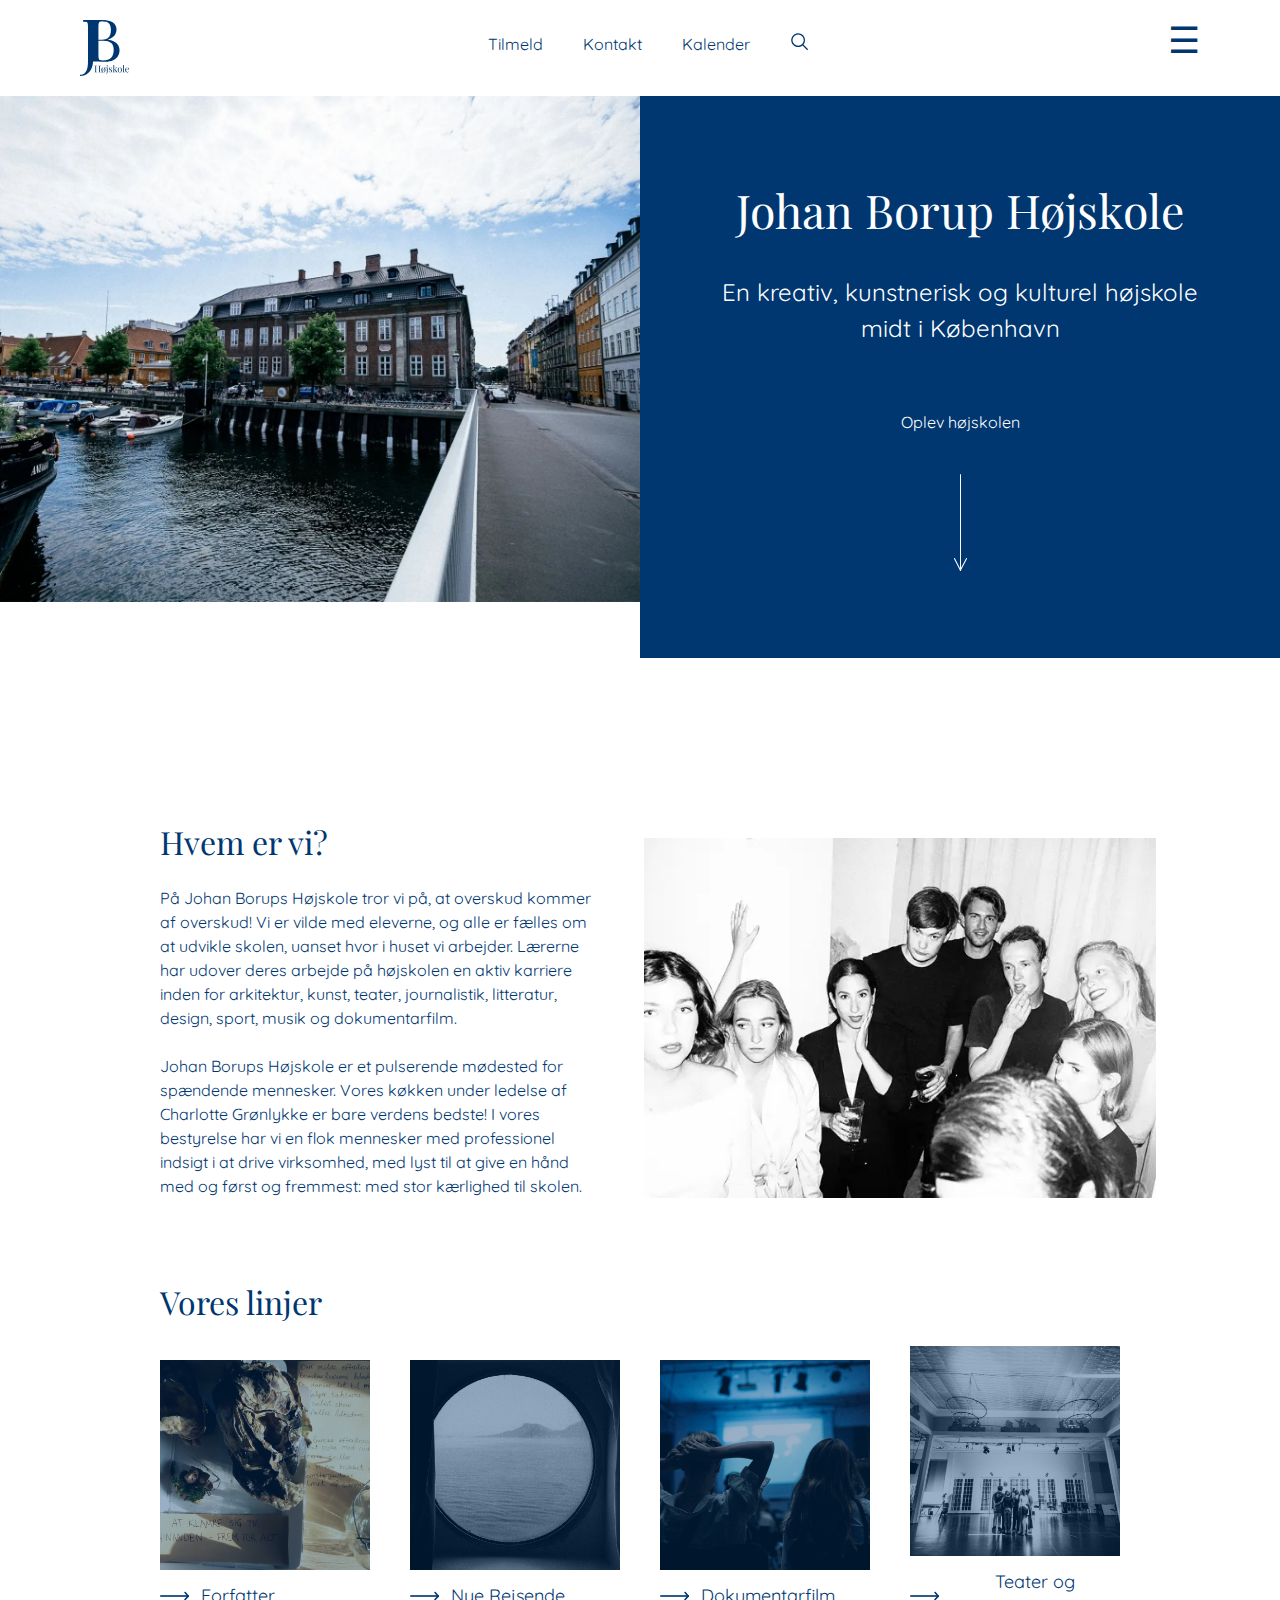
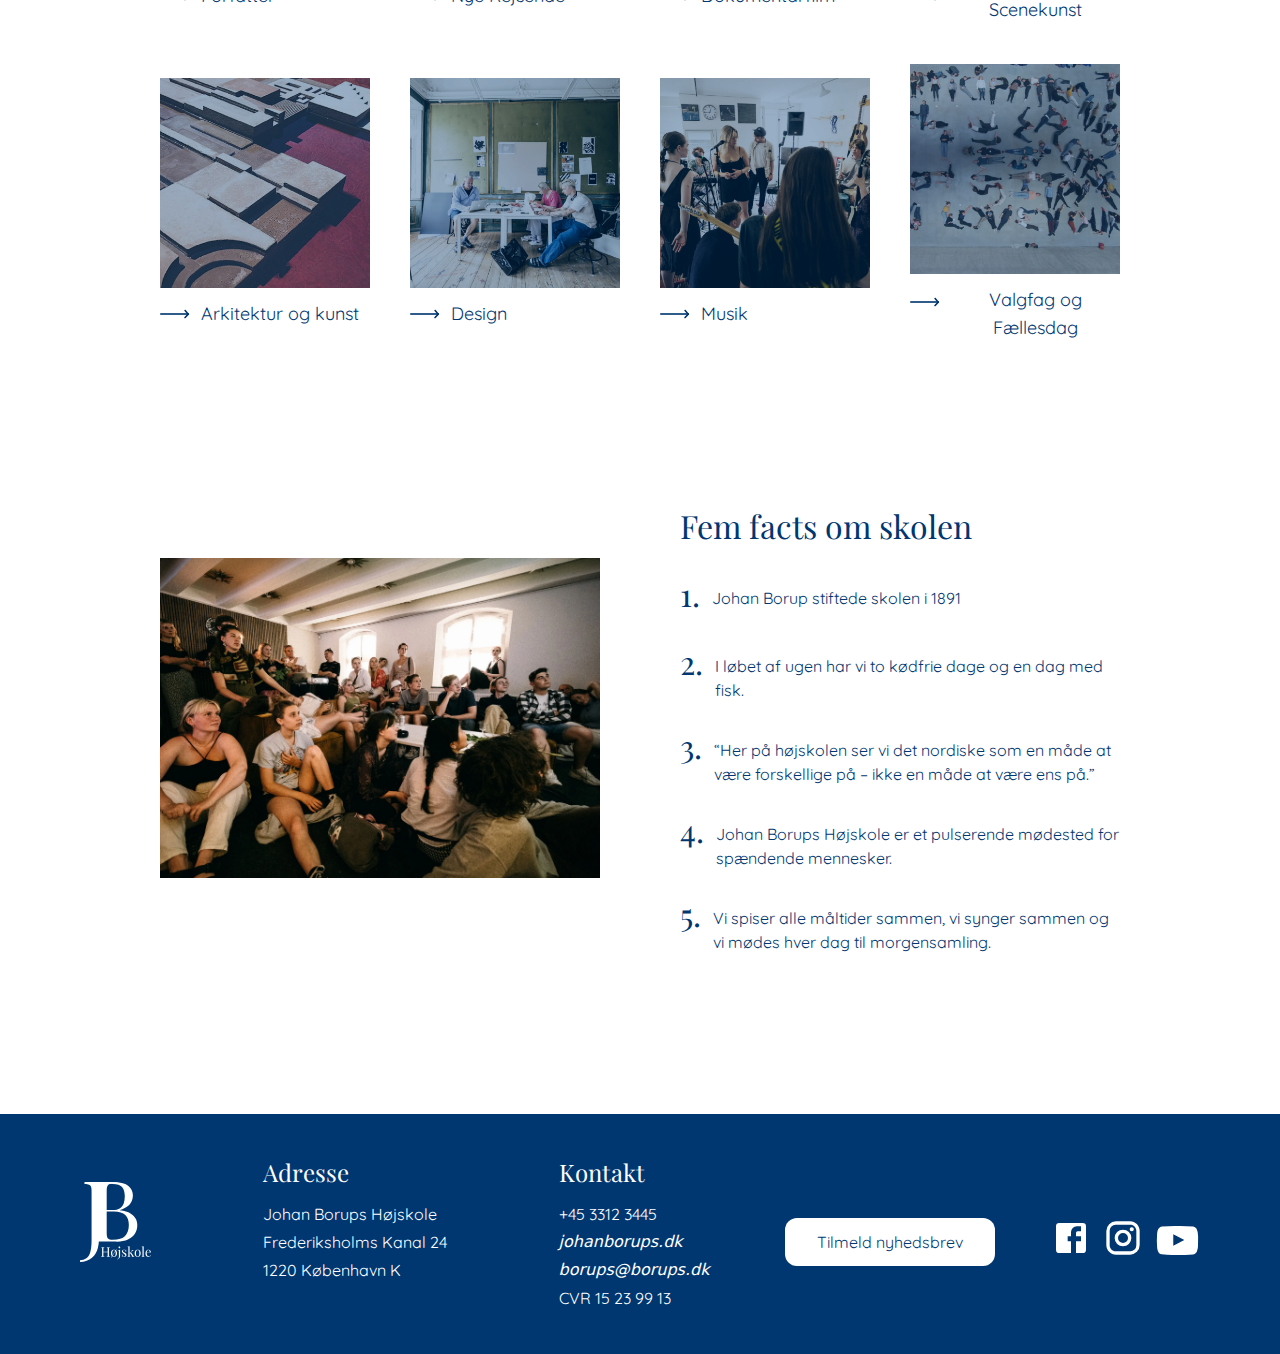
<file: index.html>
<!DOCTYPE html>
<html lang="en" class="scroll-smooth">
  <head>
    <meta charset="UTF-8" />
    <link rel="icon" type="image/svg+xml" href="/vite.svg" />
    <meta name="viewport" content="width=device-width, initial-scale=1.0" />
    <link rel="preconnect" href="https://fonts.googleapis.com" />
    <link rel="preconnect" href="https://fonts.gstatic.com" crossorigin />
    <link
      href="https://fonts.googleapis.com/css2?family=Playfair+Display:wght@700&display=swap"
      rel="stylesheet"
    />
    <link rel="preconnect" href="https://fonts.googleapis.com" />
    <link rel="preconnect" href="https://fonts.gstatic.com" crossorigin />
    <link
      href="https://fonts.googleapis.com/css2?family=Quicksand&display=swap"
      rel="stylesheet"
    />
    <title>Johan Borup Højskole</title>
    <script type="module" crossorigin src="./assets/main.b10d1647.js"></script>
    <link rel="stylesheet" href="./assets/index.03c7ca27.css">
  </head>
  <body>
    <header
      class="sticky top-0 bg-morkeblå py-10 px-5 lg:bg-hvid lg:px-20 lg:py-5"
    >
      <nav>
        <ul class="flex gap-24 lg:justify-between">
          <div class="hidden lg:block">
            <li>
              <a href="#section_1">
                <img
                  class="max-h-14"
                  src="./assets/logo_1.220b89e1.svg"
                  alt="JB højskole logo"
                />
              </a>
            </li>
          </div>
          <div class="mt-3 flex gap-5 lg:gap-10">
            <a href="">
              <li class="text-hvid lg:text-morkeblå">Tilmeld</li>
            </a>
            <a href="#footer">
              <li class="text-hvid lg:text-morkeblå">Kontakt</li>
            </a>
            <a href="">
              <li class="text-hvid lg:text-morkeblå">Kalender</li>
            </a>
            <a href="">
              <li>
                <svg width="20" height="20" viewBox="0 0 32 32">
                  <path
                    fill="#003771"
                    d="m29 27.586l-7.552-7.552a11.018 11.018 0 1 0-1.414 1.414L27.586 29ZM4 13a9 9 0 1 1 9 9a9.01 9.01 0 0 1-9-9Z"
                  />
                </svg>
              </li>
            </a>
          </div>
          <div>
            <a href="">
              <li
                class="flex justify-center text-3xl text-hvid lg:text-4xl lg:text-morkeblå"
              >
                ☰
              </li>
            </a>
          </div>
        </ul>
      </nav>
    </header>
    <section id="section_1" class="m-10 mt-10 text-center lg:m-0 lg:mt-0">
      <div class="lg:grid lg:grid-cols-2">
        <div class="lg:order-2 lg:bg-morkeblå lg:p-20">
          <div>
            <h1 class="lg:text-hvid">Johan Borup Højskole</h1>
            <h3 class="mt-3 lg:mt-7 lg:text-hvid">
              En kreativ, kunstnerisk og kulturel højskole midt i København
            </h3>
          </div>
          <button>
            <a href="#section_2">
              <div class="mt-10 lg:mt-16">
                <p class="text-morkeblå lg:text-hvid">Oplev højskolen</p>
                <div class="pulsate-fwd mt-2 flex justify-center lg:mt-5">
                  <img
                    class="lg:opacity-0"
                    src="./assets/pil_ned.d736f482.svg"
                    alt="blå pil der peger ned"
                  />
                  <img
                    class="pulsate-fwd hidden justify-center lg:mr-3 lg:mt-5 lg:block"
                    src="./assets/pil_ned_hvid.d6c4c1ce.svg"
                    alt="hvid pil der peger ned"
                  />
                </div>
              </div>
            </a>
          </button>
        </div>
        <div class="mt-5 lg:mt-0">
          <img src="./assets/forside_1.534d2c69.webp" alt="billede af højskole" />
        </div>
      </div>
    </section>
    <main class="m-10 lg:m-40 lg:mt-0">
      <section id="section_2" class="mt-10 lg:mt-40">
        <div class="lg:grid lg:grid-cols-2 lg:gap-20">
          <div>
            <h2>Hvem er vi?</h2>
            <p class="mt-5 text-morkeblå">
              På Johan Borups Højskole tror vi på, at overskud kommer af
              overskud! Vi er vilde med eleverne, og alle er fælles om at
              udvikle skolen, uanset hvor i huset vi arbejder. Lærerne har
              udover deres arbejde på højskolen en aktiv karriere inden for
              arkitektur, kunst, teater, journalistik, litteratur, design,
              sport, musik og dokumentarfilm.
              <br />
              <br />
              Johan Borups Højskole er et pulserende mødested for spændende
              mennesker. Vores køkken under ledelse af Charlotte Grønlykke er
              bare verdens bedste! I vores bestyrelse har vi en flok mennesker
              med professionel indsigt i at drive virksomhed, med lyst til at
              give en hånd med og først og fremmest: med stor kærlighed til
              skolen.
            </p>
          </div>
          <div class="flex justify-center">
            <img
              class="mt-5 lg:max-w-lg"
              src="./assets/Hvem_er_vi.88c24d70.webp"
              alt="Sort/hvid billede af en gruppe unge mennesker"
            />
          </div>
        </div>
      </section>

      <section id="section_3" class="mt-10 lg:mt-20">
        <h2>Vores linjer</h2>
        <div class="lg:flex lg:gap-10">
          <div class="mt-5 flex gap-5 lg:gap-10">
            <button>
              <div class="fotogalleryinview lg:bg-morkeblå">
                <img
                  class="lg:opacity-60 lg:hover:opacity-100"
                  src="./assets/Forfatterlinje-III 09.04.08.da2a6c46.webp"
                  alt="kranie og stykke papir"
                />
              </div>
              <div class="mt-3 flex gap-3">
                <img src="./assets/pil_hojre.acc1b34e.svg" alt="-->" />
                <p class="text-morkeblå lg:text-lg">Forfatter</p>
              </div>
            </button>
            <button>
              <div class="lg:bg-morkeblå">
                <img
                  class="lg:opacity-60 lg:hover:opacity-100"
                  src="./assets/Nye-rejsende-topbillede.9767ddea.webp"
                  alt="rundt vindue ud til vandet"
                />
              </div>
              <div class="mt-3 flex gap-3">
                <img src="./assets/pil_hojre.acc1b34e.svg" alt="-->" />
                <p class="text-morkeblå lg:text-lg">Nye Rejsende</p>
              </div>
            </button>
          </div>
          <div class="mt-10 flex gap-5 lg:mt-5 lg:gap-10">
            <button>
              <div class="lg:bg-morkeblå">
                <img
                  class="lg:opacity-60 lg:hover:opacity-100"
                  src="./assets/dokumentarfilm.92969082.webp"
                  alt="to mennsker kigger på en projekter"
                />
              </div>
              <div class="mt-3 flex gap-3">
                <img src="./assets/pil_hojre.acc1b34e.svg" alt="-->" />
                <p class="text-morkeblå lg:text-lg">Dokumentarfilm</p>
              </div>
            </button>
            <button>
              <div class="lg:bg-morkeblå">
                <img
                  class="lg:opacity-60 lg:hover:opacity-100"
                  src="./assets/teater_og_scenekunst.1b37f0f3.webp"
                  alt="Sort/hvid billede af en dansesal"
                />
              </div>
              <div class="mt-3 flex gap-3">
                <img class="" src="./assets/pil_hojre.acc1b34e.svg" alt="-->" />
                <p class="text-morkeblå lg:text-lg">Teater og Scenekunst</p>
              </div>
            </button>
          </div>
        </div>
        <div class="lg:flex lg:gap-10">
          <div class="mt-10 flex gap-5 lg:gap-10">
            <button>
              <div class="lg:bg-morkeblå">
                <img
                  class="lg:opacity-60 lg:hover:opacity-100"
                  src="./assets/arkitektur_og_kunst.b0509d25.webp"
                  alt="akitektur"
                />
              </div>
              <div class="mt-3 flex gap-3">
                <img class="" src="./assets/pil_hojre.acc1b34e.svg" alt="-->" />
                <p class="text-morkeblå lg:text-lg">Arkitektur og kunst</p>
              </div>
            </button>
            <button>
              <div class="lg:bg-morkeblå">
                <img
                  class="lg:opacity-60 lg:hover:opacity-100"
                  src="./assets/design.a0ff052b.webp"
                  alt="mennesker arbejder med design"
                />
              </div>
              <div class="mt-3 flex gap-3">
                <img src="./assets/pil_hojre.acc1b34e.svg" alt="-->" />
                <p class="text-morkeblå lg:text-lg">Design</p>
              </div>
            </button>
          </div>
          <div class="mt-10 flex gap-5 lg:gap-10">
            <button>
              <div class="lg:bg-morkeblå">
                <img
                  class="lg:opacity-60 lg:hover:opacity-100"
                  src="./assets/musik.6d473ae5.webp"
                  alt="billede af et band"
                />
              </div>
              <div class="mt-3 flex gap-3">
                <img src="./assets/pil_hojre.acc1b34e.svg" alt="-->" />
                <p class="text-morkeblå lg:text-lg">Musik</p>
              </div>
            </button>
            <button>
              <div class="lg:bg-morkeblå">
                <img
                  class="lg:opacity-60 lg:hover:opacity-100"
                  src="./assets/valagfag_og_fallesfag.0019b63a.webp"
                  alt="fulgeperspektiv af en flok mennesker"
                />
              </div>
              <div class="mt-3 flex gap-3">
                <img class="mb-6" src="./assets/pil_hojre.acc1b34e.svg" alt="-->" />
                <p class="text-morkeblå lg:text-lg">Valgfag og Fællesdag</p>
              </div>
            </button>
          </div>
        </div>
      </section>
      <section id="section_4" class="mt-10 lg:mt-40">
        <div class="lg:grid lg:grid-cols-2 lg:gap-20">
          <div class="hidden lg:mt-14 lg:block">
            <img src="./assets/facts.d89bdd26.webp" alt="en gruppe mennesker" />
          </div>
          <div>
            <h2>Fem facts om skolen</h2>
            <ul class="staggeranimation lg:mt-5">
              <div class="flex gap-3">
                <h2>1.</h2>
                <li class="mt-2 text-morkeblå lg:mt-4">
                  Johan Borup stiftede skolen i 1891
                </li>
              </div>
              <div class="mt-5 flex gap-3">
                <h2>2.</h2>
                <li class="mt-2 text-morkeblå lg:mt-4">
                  I løbet af ugen har vi to kødfrie dage og en dag med fisk.
                </li>
              </div>
              <div class="mt-5 flex gap-3">
                <h2>3.</h2>
                <li class="mt-2 text-morkeblå lg:mt-4">
                  “Her på højskolen ser vi det nordiske som en måde at være
                  forskellige på – ikke en måde at være ens på.”
                </li>
              </div>
              <div class="mt-5 flex gap-3">
                <h2>4.</h2>
                <li class="mt-2 text-morkeblå lg:mt-4">
                  Johan Borups Højskole er et pulserende mødested for spændende
                  mennesker.
                </li>
              </div>
              <div class="mt-5 flex gap-3">
                <h2>5.</h2>
                <li class="mt-2 text-morkeblå lg:mt-4">
                  Vi spiser alle måltider sammen, vi synger sammen og vi mødes
                  hver dag til morgensamling.
                </li>
              </div>
            </ul>
          </div>
        </div>
      </section>
    </main>
    <footer id="footer" class="mt-10 bg-morkeblå py-10 px-5 lg:mt-20 lg:px-20">
      <div class="lg:flex lg:justify-between">
        <div class="flex gap-10 lg:gap-28">
          <div>
            <a href="#section_1">
              <img
                class="max-h-20 lg:mt-7"
                src="./assets/hvidt_logo.1d9d731e.svg"
                alt=""
              />
            </a>
          </div>
          <div>
            <h4 class="mb-3">Adresse</h4>
            <p class="mb-1 text-xs text-hvid lg:text-base">
              Johan Borups Højskole
            </p>
            <p class="mb-1 text-xs text-hvid lg:text-base">
              Frederiksholms Kanal 24
            </p>
            <p class="mb-1 text-xs text-hvid lg:text-base">1220 København K</p>
          </div>
          <div>
            <h4 class="mb-3">Kontakt</h4>
            <p class="mb-1 text-xs text-hvid lg:text-base">+45 3312 3445</p>
            <address class="lg:mb-1">
              <a
                class="text-xs text-hvid lg:text-base"
                href="mailto:borups@borups.dk"
                >johanborups.dk</a
              >
            </address>
            <address class="mb-1">
              <a
                class="mb-1 text-xs text-hvid lg:text-base"
                href="mailto:borups@borups.dk"
                >borups@borups.dk</a
              >
            </address>

            <p class="mb-1 text-xs text-hvid lg:text-base">CVR 15 23 99 13</p>
          </div>
        </div>
        <div class="mt-5 flex gap-14 lg:mt-16">
          <div>
            <button
              class="rounded-xl bg-hvid p-2 text-sm text-morkeblå lg:p-3 lg:px-8 lg:text-base"
            >
              Tilmeld nyhedsbrev
            </button>
          </div>
          <div class="flex gap-3">
            <a href="https://www.facebook.com/borupshojskole">
              <svg width="40" height="40" viewBox="0 0 24 24">
                <path
                  d="M5 3h14a2 2 0 0 1 2 2v14a2 2 0 0 1-2 2H5a2 2 0 0 1-2-2V5a2 2 0 0 1 2-2m13 2h-2.5A3.5 3.5 0 0 0 12 8.5V11h-2v3h2v7h3v-7h3v-3h-3V9a1 1 0 0 1 1-1h2V5z"
                  fill="#ffffff"
                />
              </svg>
            </a>
            <a href="https://www.instagram.com/johanborupshojskole/">
              <svg width="40" height="40" viewBox="0 0 24 24">
                <path
                  fill="#ffffff"
                  d="M7.8 2h8.4C19.4 2 22 4.6 22 7.8v8.4a5.8 5.8 0 0 1-5.8 5.8H7.8C4.6 22 2 19.4 2 16.2V7.8A5.8 5.8 0 0 1 7.8 2m-.2 2A3.6 3.6 0 0 0 4 7.6v8.8C4 18.39 5.61 20 7.6 20h8.8a3.6 3.6 0 0 0 3.6-3.6V7.6C20 5.61 18.39 4 16.4 4H7.6m9.65 1.5a1.25 1.25 0 0 1 1.25 1.25A1.25 1.25 0 0 1 17.25 8A1.25 1.25 0 0 1 16 6.75a1.25 1.25 0 0 1 1.25-1.25M12 7a5 5 0 0 1 5 5a5 5 0 0 1-5 5a5 5 0 0 1-5-5a5 5 0 0 1 5-5m0 2a3 3 0 0 0-3 3a3 3 0 0 0 3 3a3 3 0 0 0 3-3a3 3 0 0 0-3-3Z"
                />
              </svg>
            </a>
            <a href="https://www.youtube.com/channel/UCibmvCMVjytGAR2FkGflGjw">
              <svg width="45" height="45" viewBox="0 0 24 24">
                <path
                  fill="#ffffff"
                  d="M23 9.71a8.5 8.5 0 0 0-.91-4.13a2.92 2.92 0 0 0-1.72-1A78.36 78.36 0 0 0 12 4.27a78.45 78.45 0 0 0-8.34.3a2.87 2.87 0 0 0-1.46.74c-.9.83-1 2.25-1.1 3.45a48.29 48.29 0 0 0 0 6.48a9.55 9.55 0 0 0 .3 2a3.14 3.14 0 0 0 .71 1.36a2.86 2.86 0 0 0 1.49.78a45.18 45.18 0 0 0 6.5.33c3.5.05 6.57 0 10.2-.28a2.88 2.88 0 0 0 1.53-.78a2.49 2.49 0 0 0 .61-1a10.58 10.58 0 0 0 .52-3.4c.04-.56.04-3.94.04-4.54ZM9.74 14.85V8.66l5.92 3.11c-1.66.92-3.85 1.96-5.92 3.08Z"
                />
              </svg>
            </a>
          </div>
        </div>
      </div>
    </footer>
    
  </body>
</html>
</file>
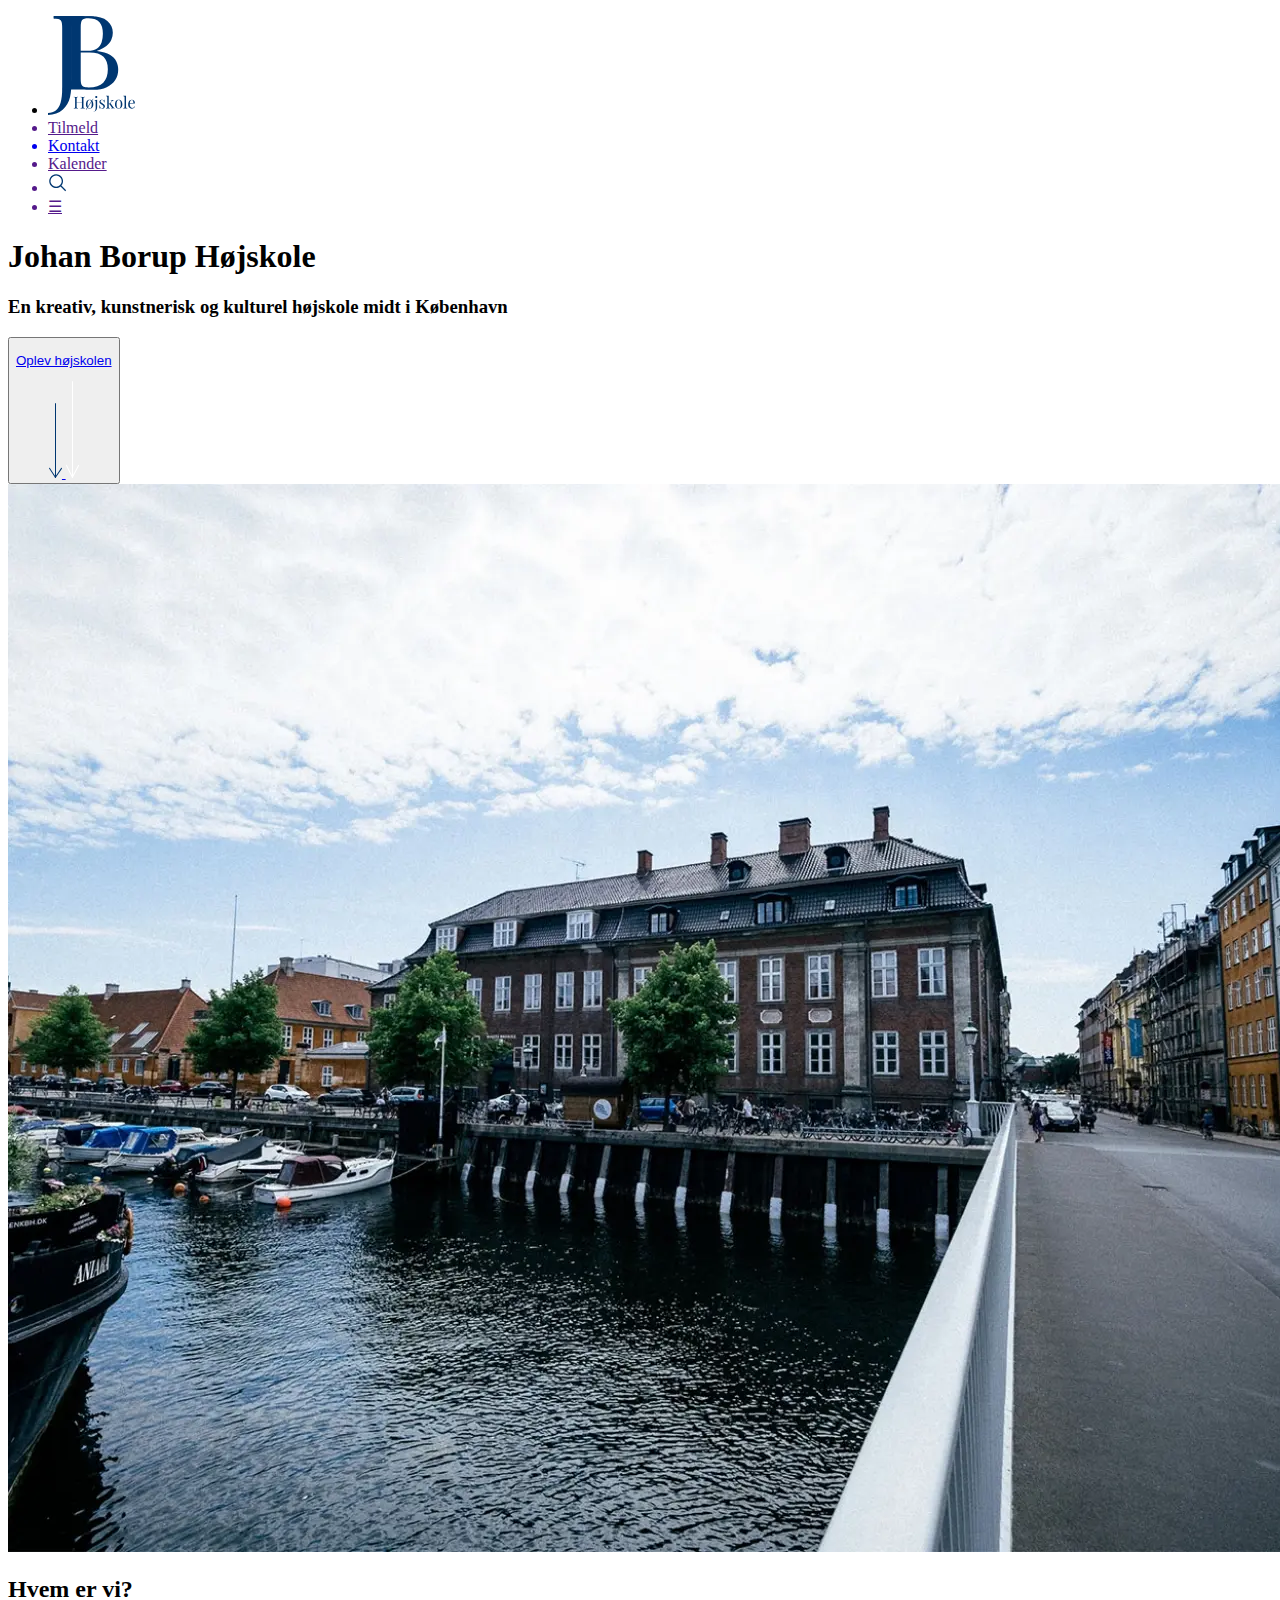
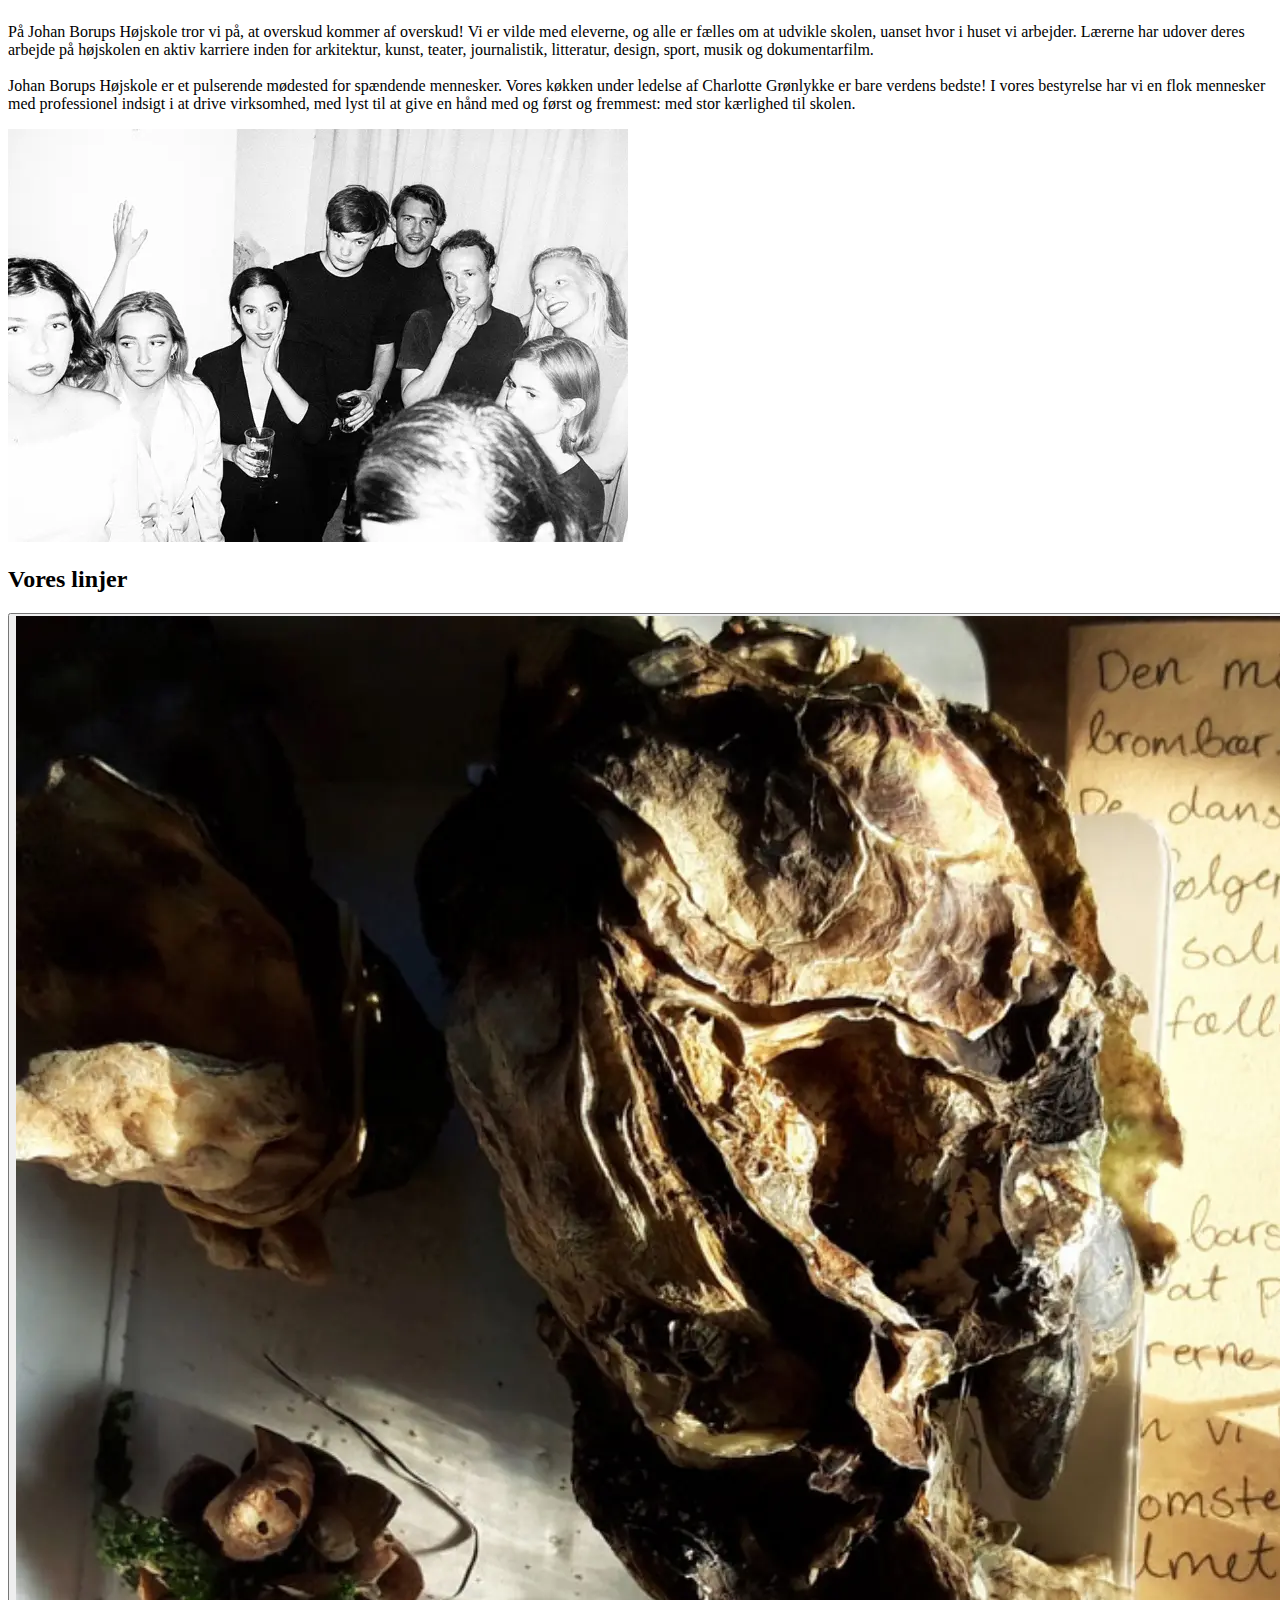
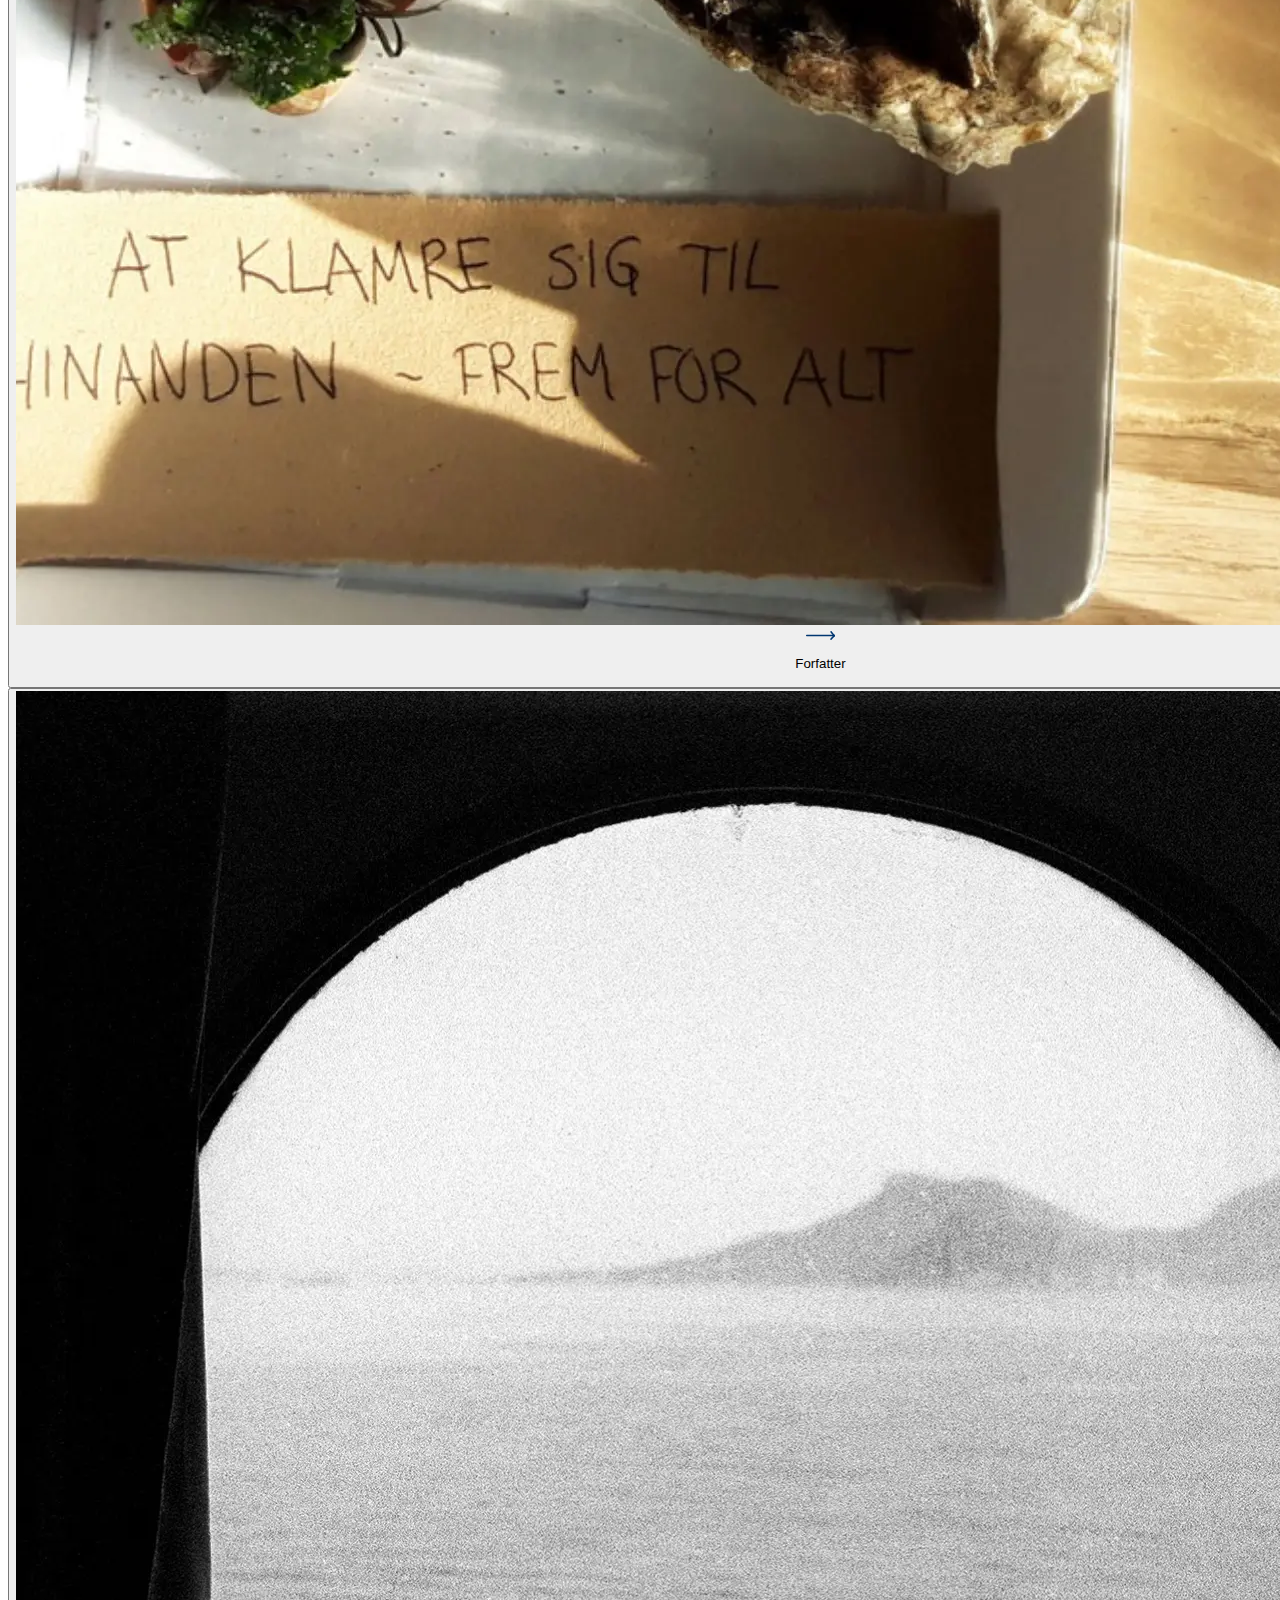
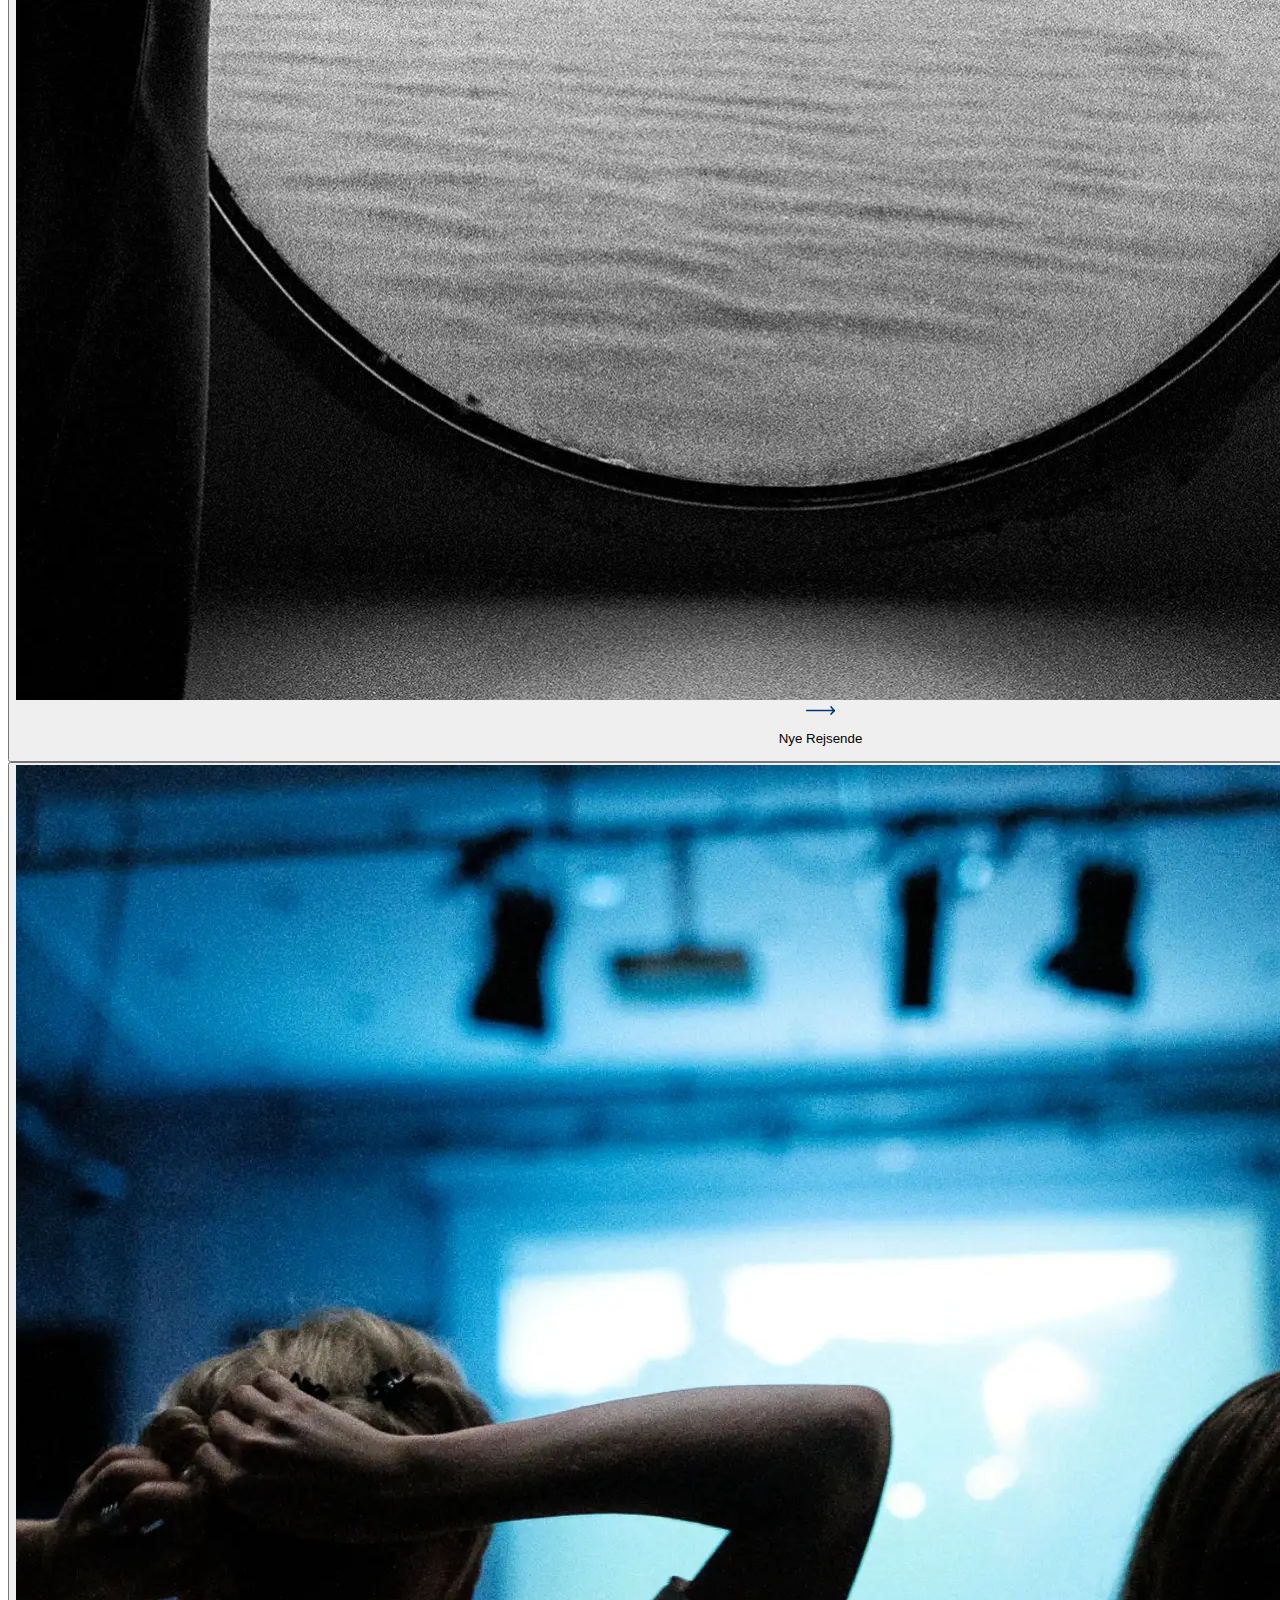
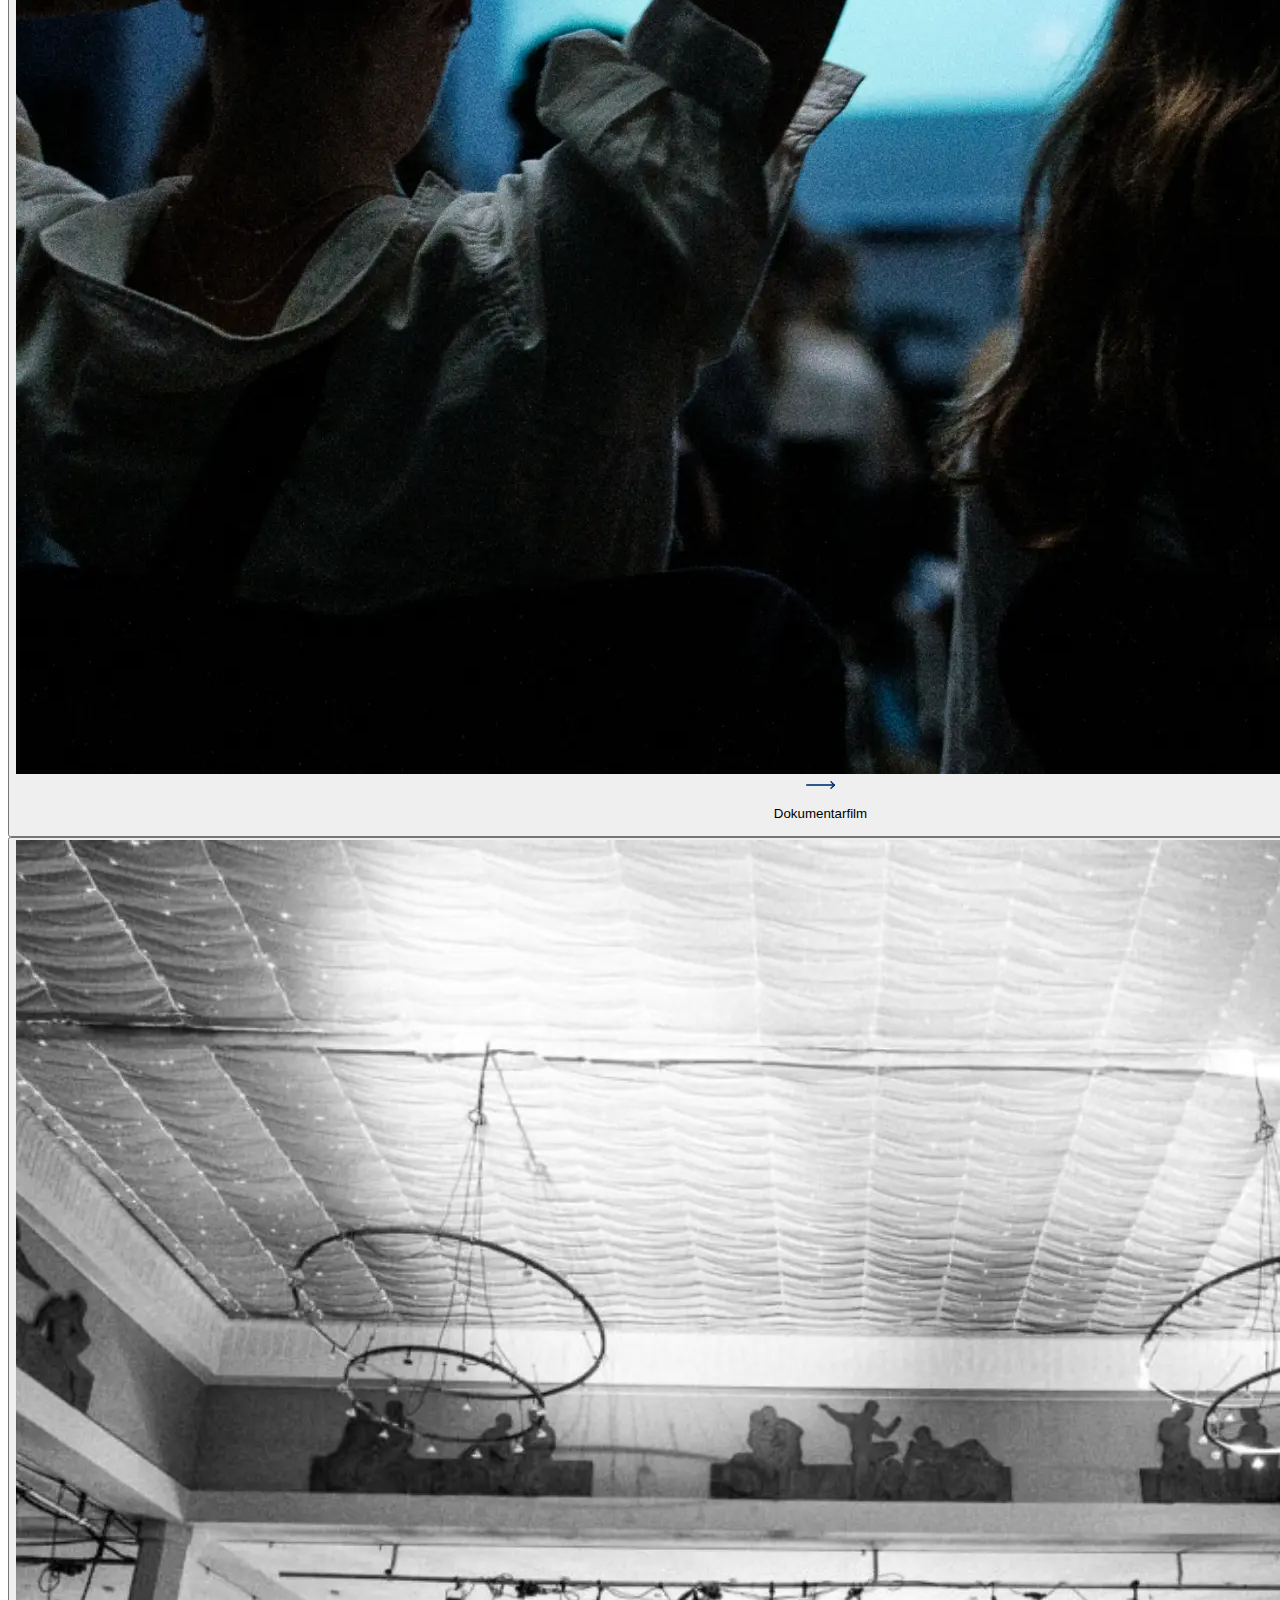
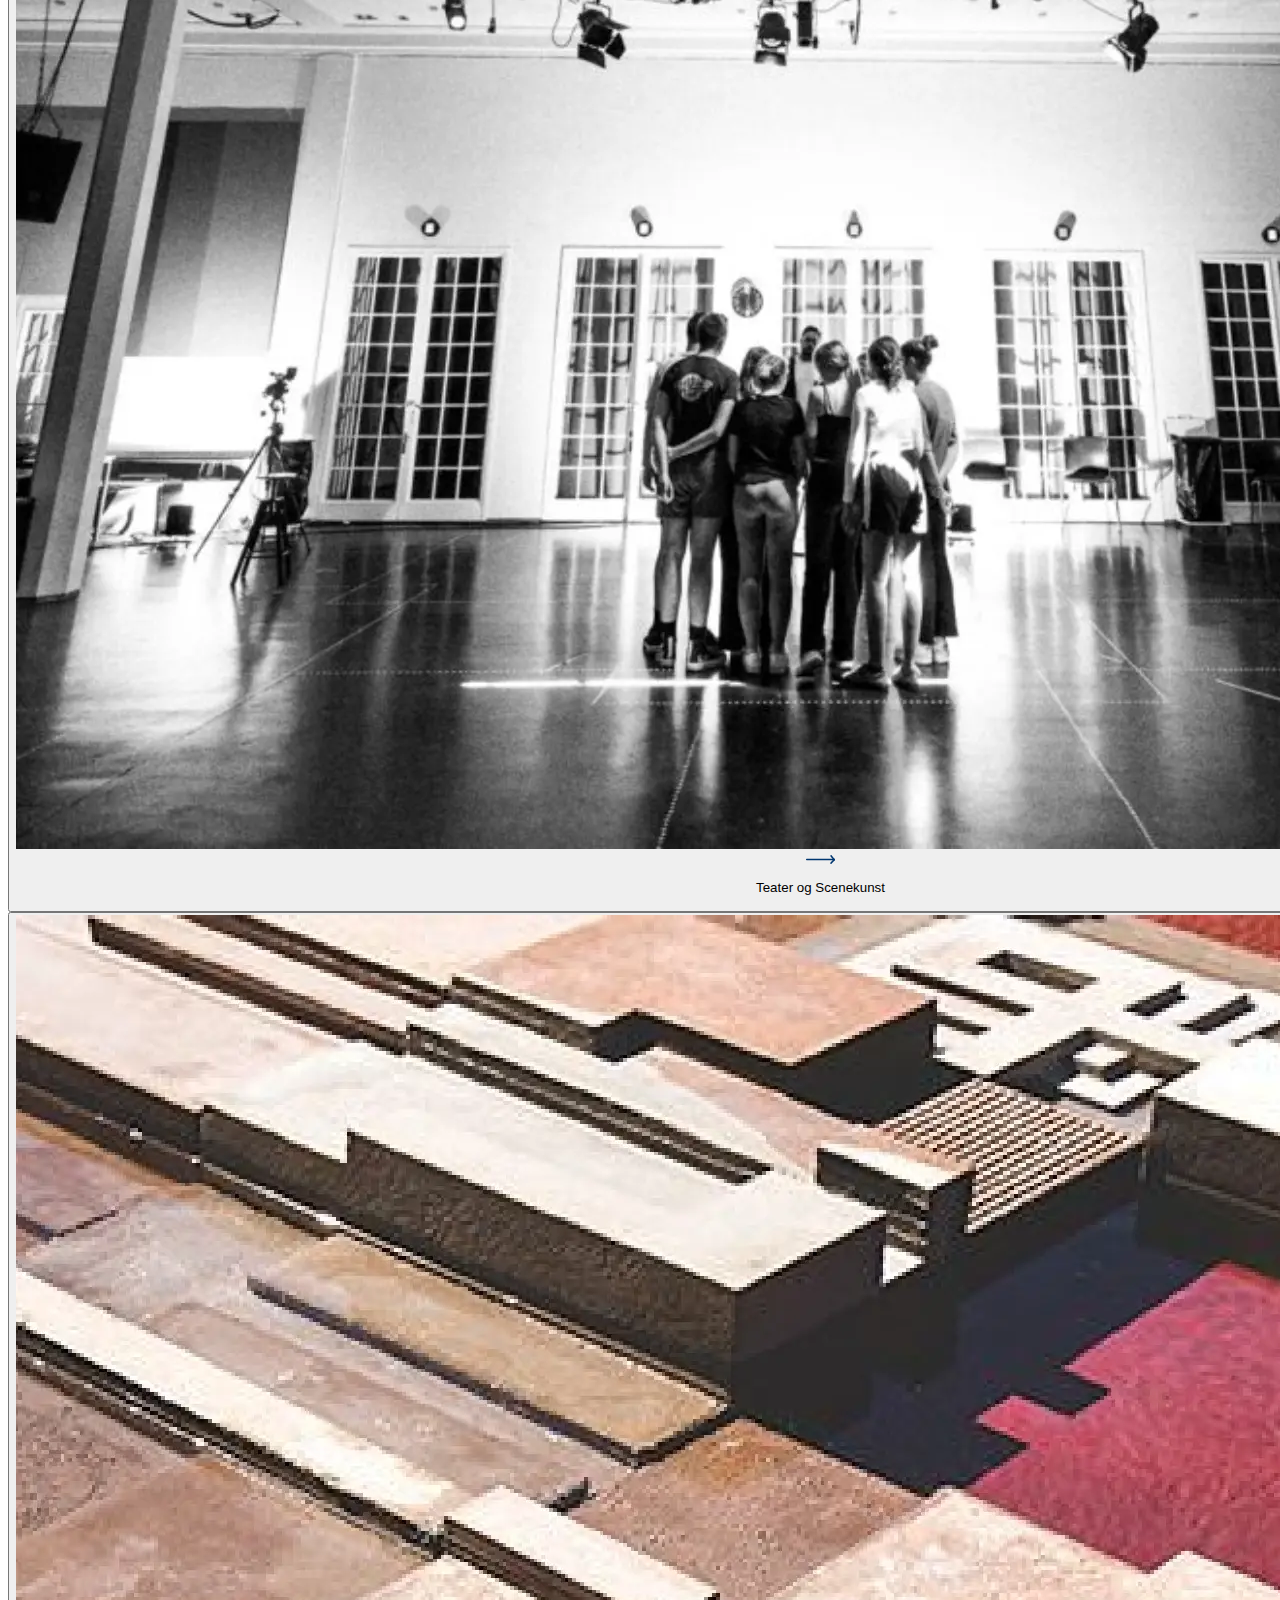
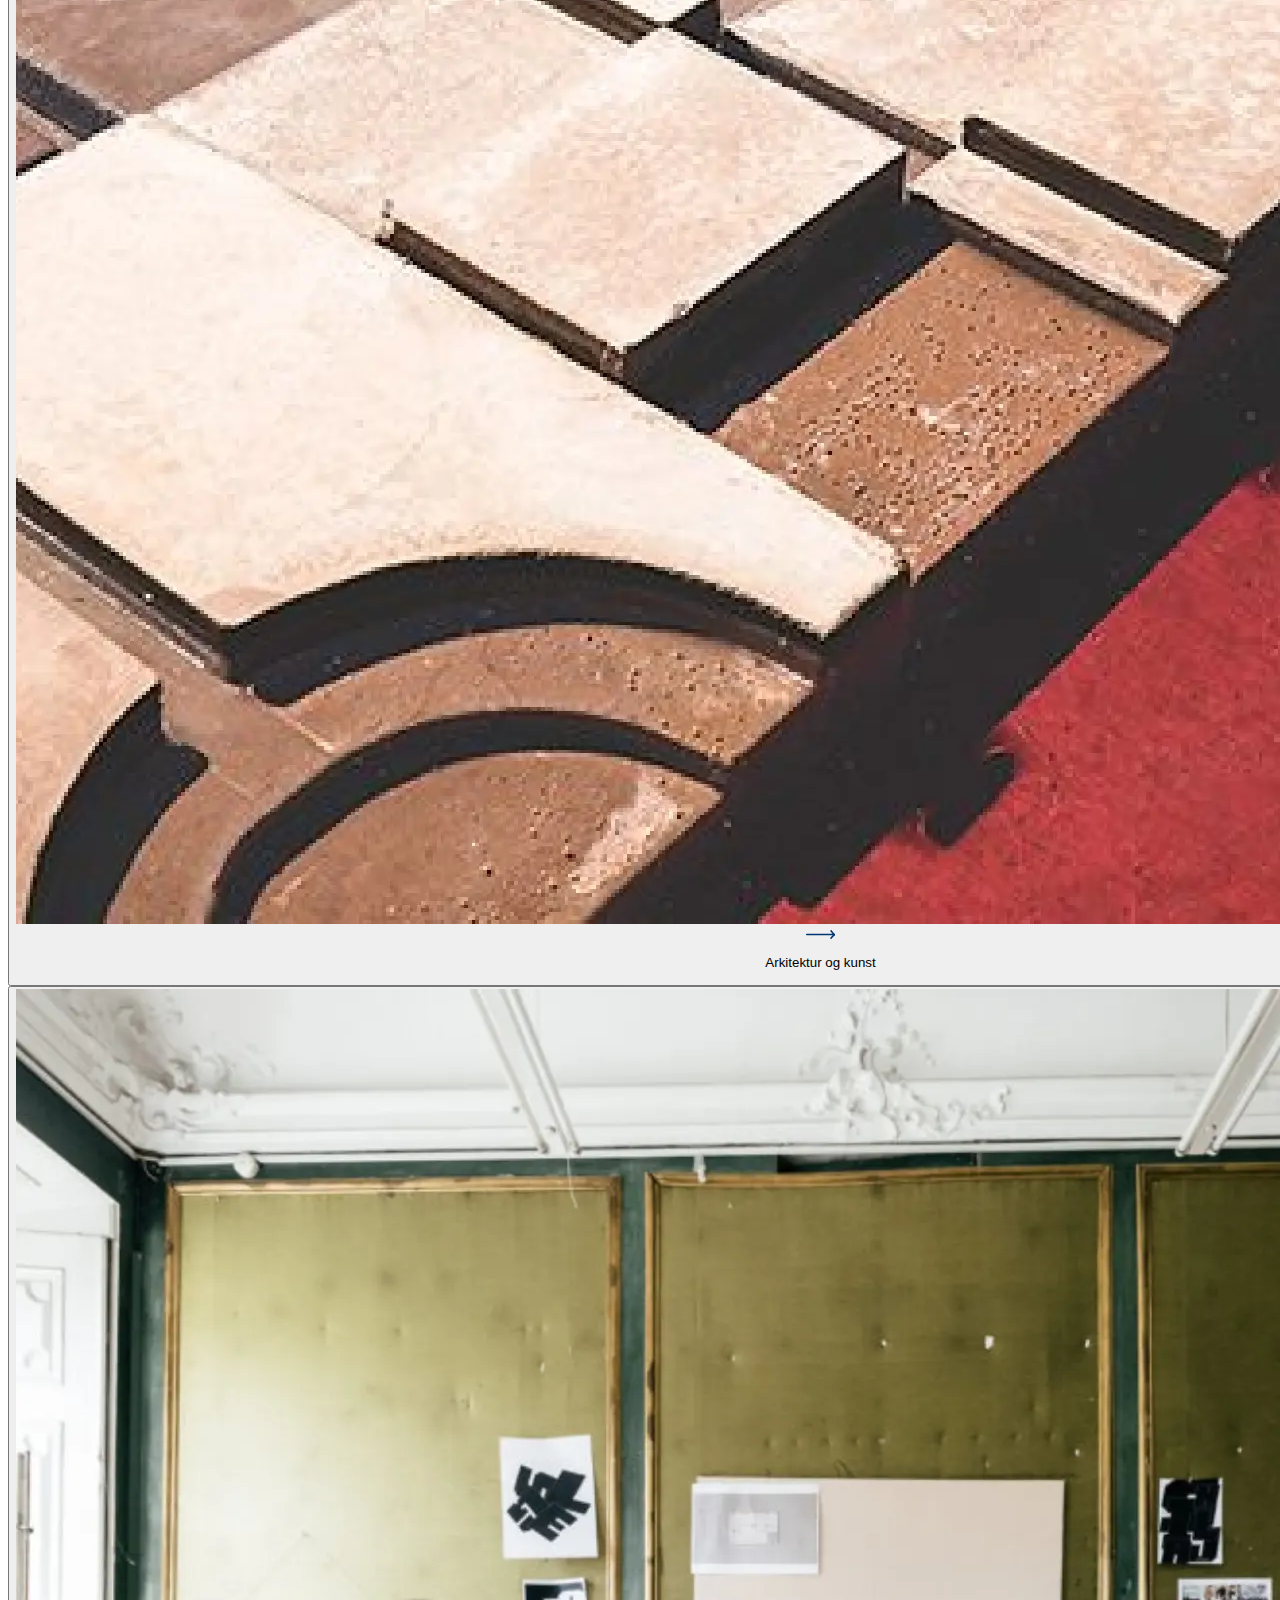
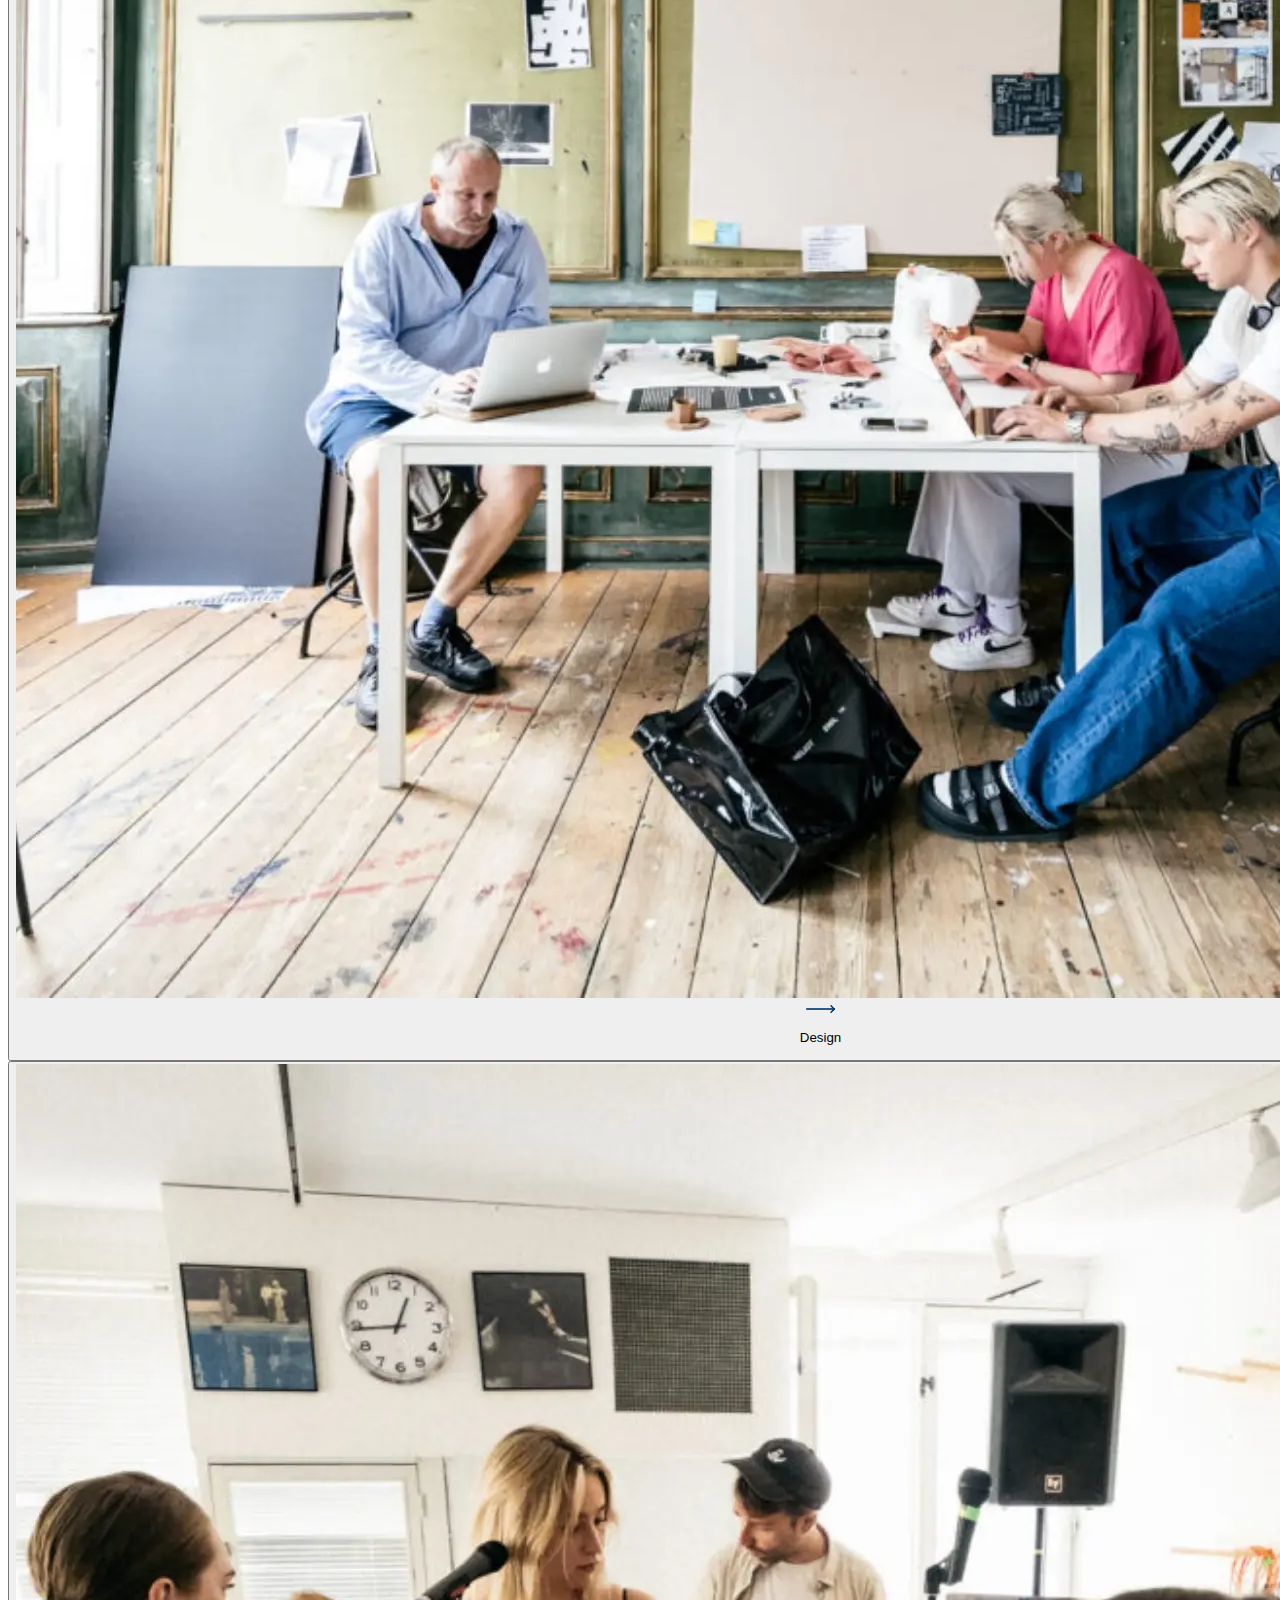
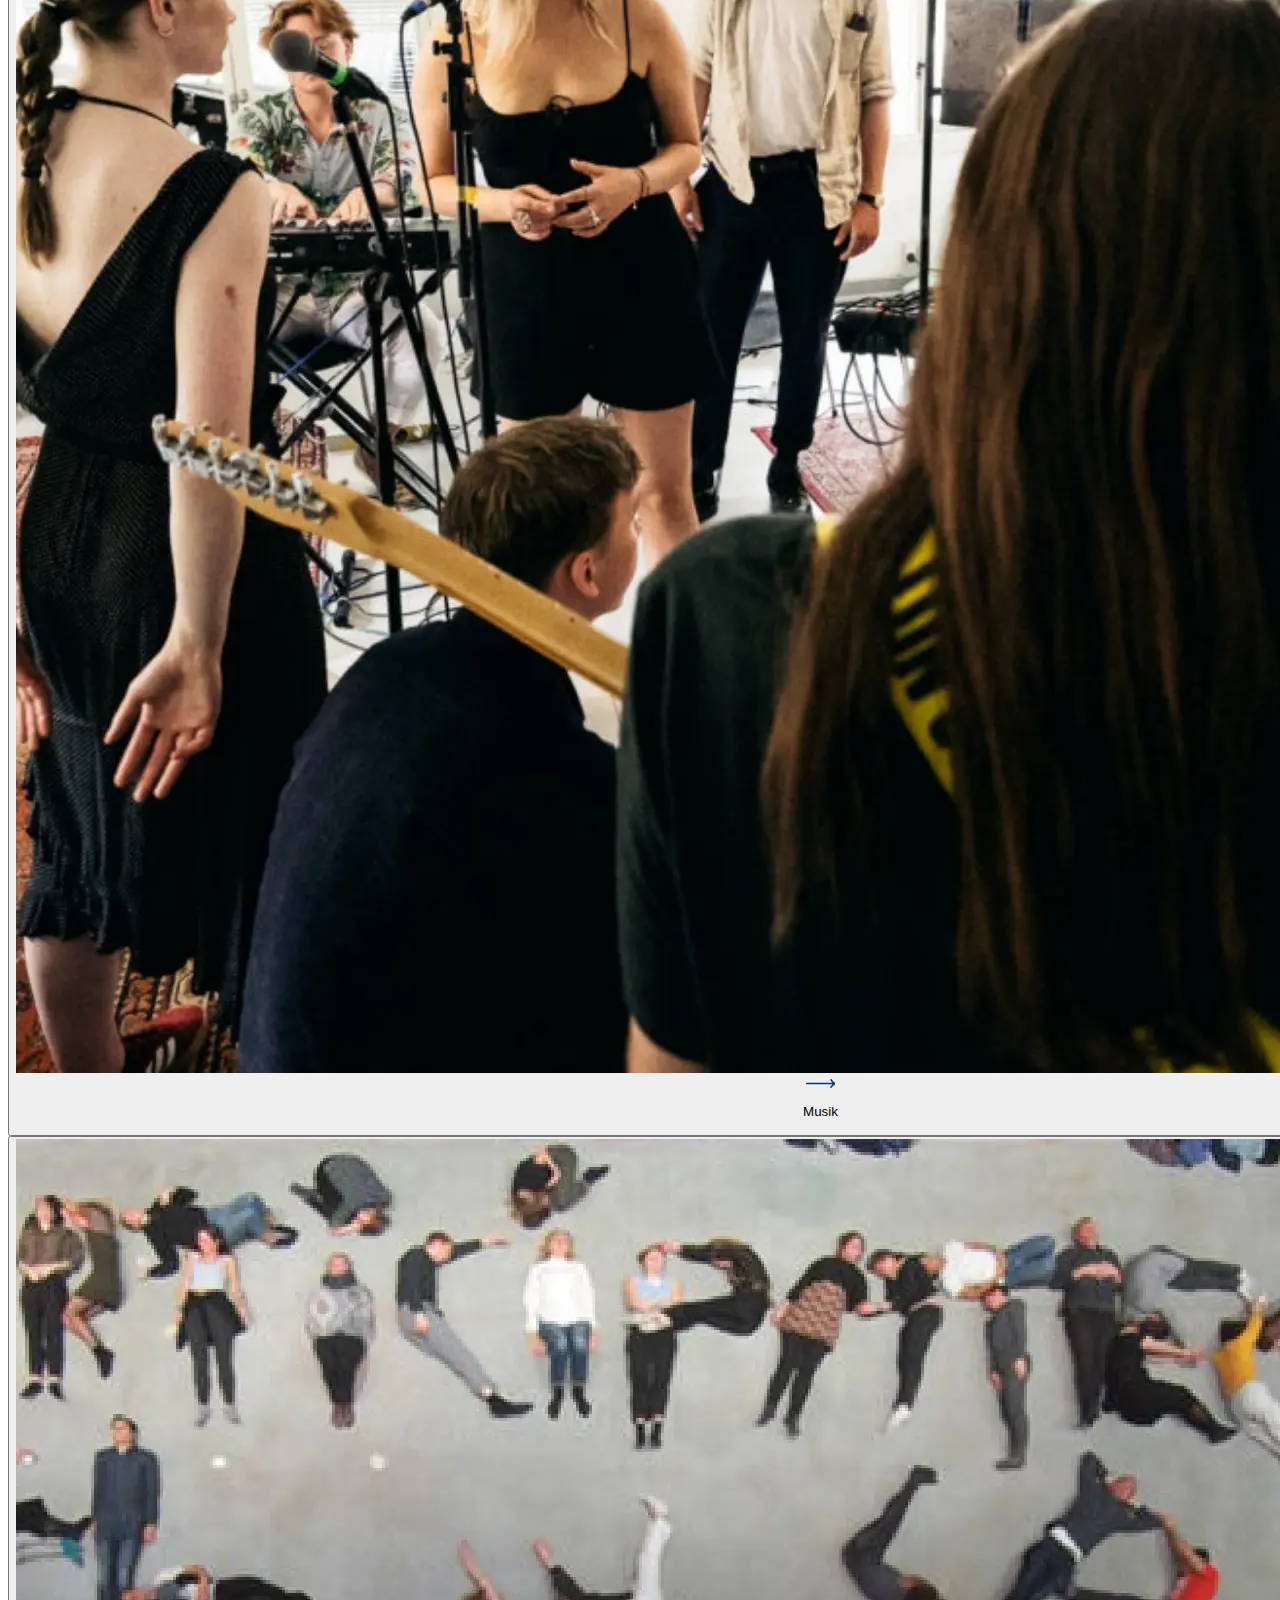
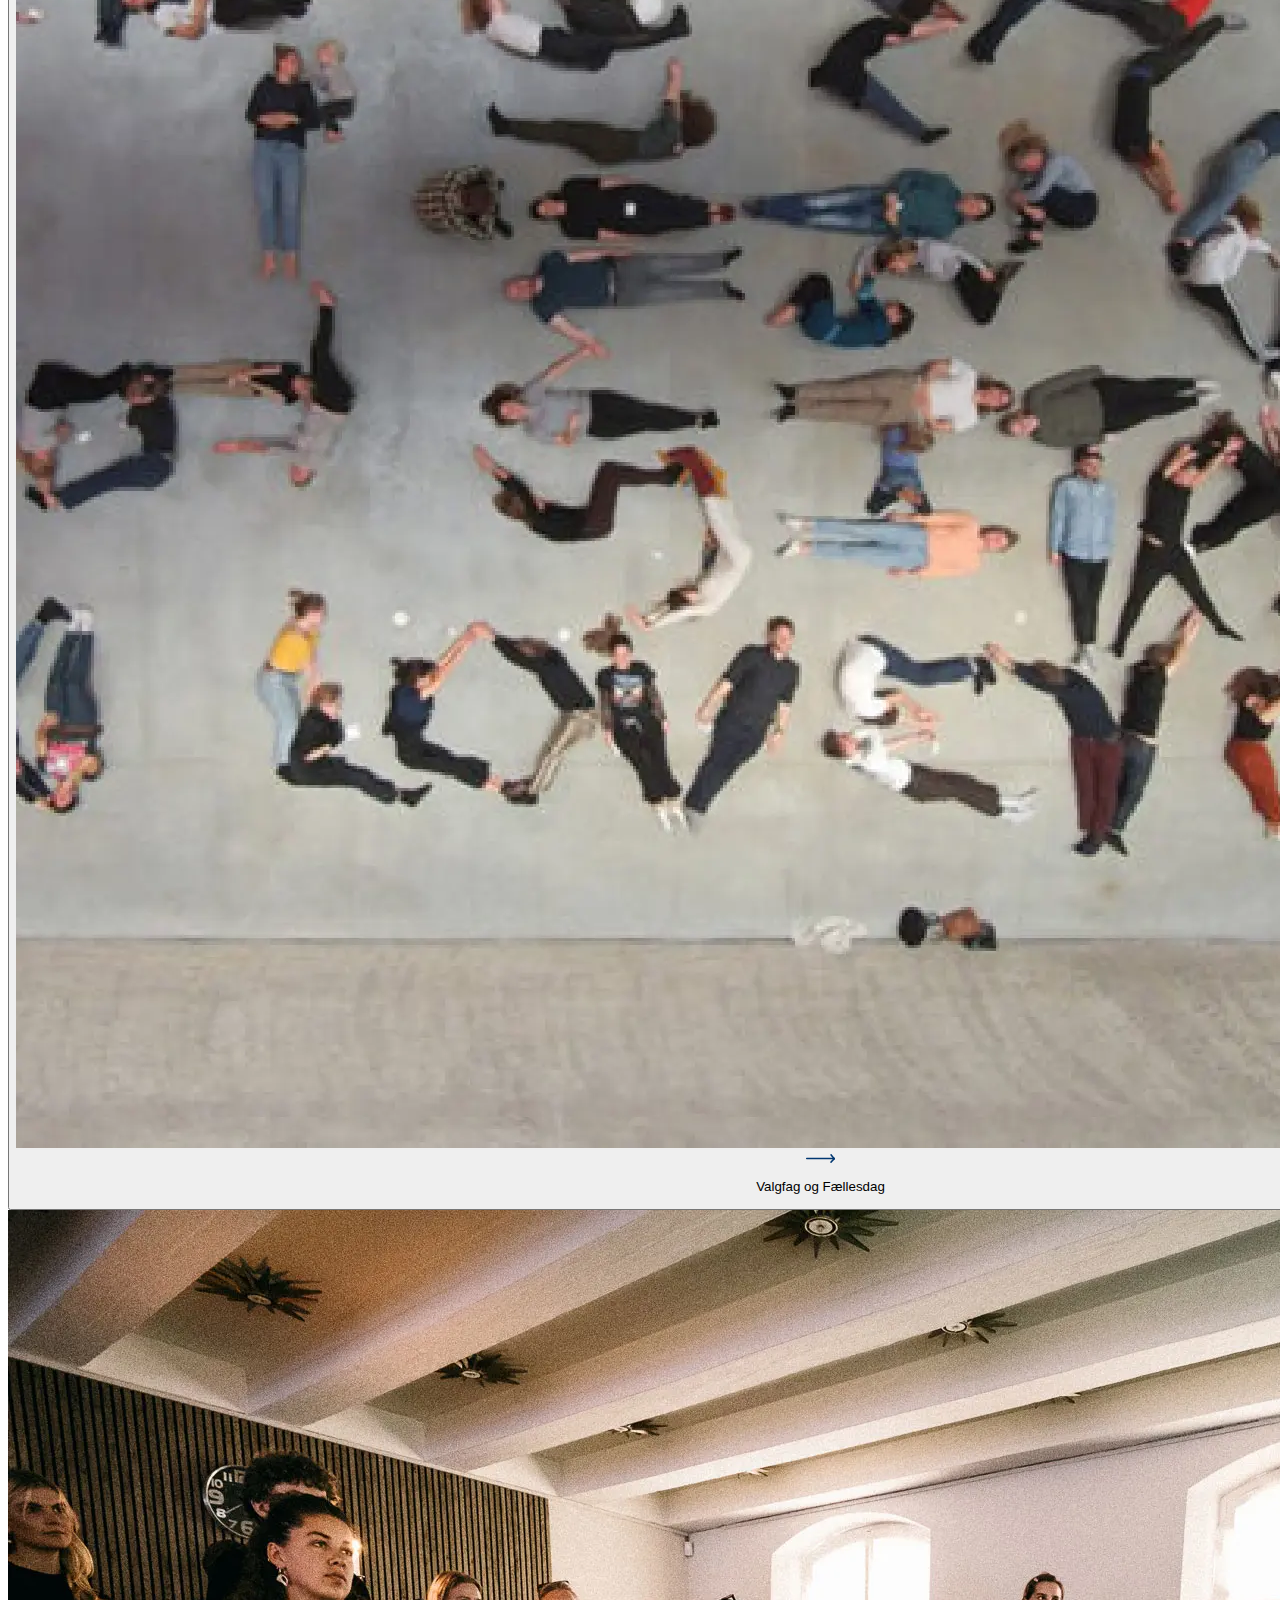
<file: src/index.html>
<!DOCTYPE html>
<html lang="en" class="scroll-smooth">
  <head>
    <meta charset="UTF-8" />
    <link rel="icon" type="image/svg+xml" href="/vite.svg" />
    <meta name="viewport" content="width=device-width, initial-scale=1.0" />
    <link rel="preconnect" href="https://fonts.googleapis.com" />
    <link rel="preconnect" href="https://fonts.gstatic.com" crossorigin />
    <link
      href="https://fonts.googleapis.com/css2?family=Playfair+Display:wght@700&display=swap"
      rel="stylesheet"
    />
    <link rel="preconnect" href="https://fonts.googleapis.com" />
    <link rel="preconnect" href="https://fonts.gstatic.com" crossorigin />
    <link
      href="https://fonts.googleapis.com/css2?family=Quicksand&display=swap"
      rel="stylesheet"
    />
    <title>Johan Borup Højskole</title>
  </head>
  <body>
    <header
      class="sticky top-0 bg-morkeblå py-10 px-5 lg:bg-hvid lg:px-20 lg:py-5"
    >
      <nav>
        <ul class="flex gap-24 lg:justify-between">
          <div class="hidden lg:block">
            <li>
              <a href="#section_1">
                <img
                  class="max-h-14"
                  src="billeder/logo_1.svg"
                  alt="JB højskole logo"
                />
              </a>
            </li>
          </div>
          <div class="mt-3 flex gap-5 lg:gap-10">
            <a href="">
              <li class="text-hvid lg:text-morkeblå">Tilmeld</li>
            </a>
            <a href="#footer">
              <li class="text-hvid lg:text-morkeblå">Kontakt</li>
            </a>
            <a href="">
              <li class="text-hvid lg:text-morkeblå">Kalender</li>
            </a>
            <a href="">
              <li>
                <svg width="20" height="20" viewBox="0 0 32 32">
                  <path
                    fill="#003771"
                    d="m29 27.586l-7.552-7.552a11.018 11.018 0 1 0-1.414 1.414L27.586 29ZM4 13a9 9 0 1 1 9 9a9.01 9.01 0 0 1-9-9Z"
                  />
                </svg>
              </li>
            </a>
          </div>
          <div>
            <a href="">
              <li
                class="flex justify-center text-3xl text-hvid lg:text-4xl lg:text-morkeblå"
              >
                ☰
              </li>
            </a>
          </div>
        </ul>
      </nav>
    </header>
    <section id="section_1" class="m-10 mt-10 text-center lg:m-0 lg:mt-0">
      <div class="lg:grid lg:grid-cols-2">
        <div class="lg:order-2 lg:bg-morkeblå lg:p-20">
          <div>
            <h1 class="lg:text-hvid">Johan Borup Højskole</h1>
            <h3 class="mt-3 lg:mt-7 lg:text-hvid">
              En kreativ, kunstnerisk og kulturel højskole midt i København
            </h3>
          </div>
          <button>
            <a href="#section_2">
              <div class="mt-10 lg:mt-16">
                <p class="text-morkeblå lg:text-hvid">Oplev højskolen</p>
                <div class="pulsate-fwd mt-2 flex justify-center lg:mt-5">
                  <img
                    class="lg:opacity-0"
                    src="billeder/pil_ned.svg"
                    alt="blå pil der peger ned"
                  />
                  <img
                    class="pulsate-fwd hidden justify-center lg:mr-3 lg:mt-5 lg:block"
                    src="billeder/pil_ned_hvid.svg"
                    alt="hvid pil der peger ned"
                  />
                </div>
              </div>
            </a>
          </button>
        </div>
        <div class="mt-5 lg:mt-0">
          <img src="billeder/forside_1.webp" alt="billede af højskole" />
        </div>
      </div>
    </section>
    <main class="m-10 lg:m-40 lg:mt-0">
      <section id="section_2" class="mt-10 lg:mt-40">
        <div class="lg:grid lg:grid-cols-2 lg:gap-20">
          <div>
            <h2>Hvem er vi?</h2>
            <p class="mt-5 text-morkeblå">
              På Johan Borups Højskole tror vi på, at overskud kommer af
              overskud! Vi er vilde med eleverne, og alle er fælles om at
              udvikle skolen, uanset hvor i huset vi arbejder. Lærerne har
              udover deres arbejde på højskolen en aktiv karriere inden for
              arkitektur, kunst, teater, journalistik, litteratur, design,
              sport, musik og dokumentarfilm.
              <br />
              <br />
              Johan Borups Højskole er et pulserende mødested for spændende
              mennesker. Vores køkken under ledelse af Charlotte Grønlykke er
              bare verdens bedste! I vores bestyrelse har vi en flok mennesker
              med professionel indsigt i at drive virksomhed, med lyst til at
              give en hånd med og først og fremmest: med stor kærlighed til
              skolen.
            </p>
          </div>
          <div class="flex justify-center">
            <img
              class="mt-5 lg:max-w-lg"
              src="billeder/Hvem_er_vi.webp"
              alt="Sort/hvid billede af en gruppe unge mennesker"
            />
          </div>
        </div>
      </section>

      <section id="section_3" class="mt-10 lg:mt-20">
        <h2>Vores linjer</h2>
        <div class="lg:flex lg:gap-10">
          <div class="mt-5 flex gap-5 lg:gap-10">
            <button>
              <div class="fotogalleryinview lg:bg-morkeblå">
                <img
                  class="lg:opacity-60 lg:hover:opacity-100"
                  src="billeder/Forfatterlinje-III 09.04.08.webp"
                  alt="kranie og stykke papir"
                />
              </div>
              <div class="mt-3 flex gap-3">
                <img src="billeder/pil_hojre.svg" alt="-->" />
                <p class="text-morkeblå lg:text-lg">Forfatter</p>
              </div>
            </button>
            <button>
              <div class="lg:bg-morkeblå">
                <img
                  class="lg:opacity-60 lg:hover:opacity-100"
                  src="billeder/Nye-rejsende-topbillede.webp"
                  alt="rundt vindue ud til vandet"
                />
              </div>
              <div class="mt-3 flex gap-3">
                <img src="billeder/pil_hojre.svg" alt="-->" />
                <p class="text-morkeblå lg:text-lg">Nye Rejsende</p>
              </div>
            </button>
          </div>
          <div class="mt-10 flex gap-5 lg:mt-5 lg:gap-10">
            <button>
              <div class="lg:bg-morkeblå">
                <img
                  class="lg:opacity-60 lg:hover:opacity-100"
                  src="billeder/dokumentarfilm.webp"
                  alt="to mennsker kigger på en projekter"
                />
              </div>
              <div class="mt-3 flex gap-3">
                <img src="billeder/pil_hojre.svg" alt="-->" />
                <p class="text-morkeblå lg:text-lg">Dokumentarfilm</p>
              </div>
            </button>
            <button>
              <div class="lg:bg-morkeblå">
                <img
                  class="lg:opacity-60 lg:hover:opacity-100"
                  src="billeder/teater_og_scenekunst.webp"
                  alt="Sort/hvid billede af en dansesal"
                />
              </div>
              <div class="mt-3 flex gap-3">
                <img class="" src="billeder/pil_hojre.svg" alt="-->" />
                <p class="text-morkeblå lg:text-lg">Teater og Scenekunst</p>
              </div>
            </button>
          </div>
        </div>
        <div class="lg:flex lg:gap-10">
          <div class="mt-10 flex gap-5 lg:gap-10">
            <button>
              <div class="lg:bg-morkeblå">
                <img
                  class="lg:opacity-60 lg:hover:opacity-100"
                  src="billeder/arkitektur_og_kunst.webp"
                  alt="akitektur"
                />
              </div>
              <div class="mt-3 flex gap-3">
                <img class="" src="billeder/pil_hojre.svg" alt="-->" />
                <p class="text-morkeblå lg:text-lg">Arkitektur og kunst</p>
              </div>
            </button>
            <button>
              <div class="lg:bg-morkeblå">
                <img
                  class="lg:opacity-60 lg:hover:opacity-100"
                  src="billeder/design.webp"
                  alt="mennesker arbejder med design"
                />
              </div>
              <div class="mt-3 flex gap-3">
                <img src="billeder/pil_hojre.svg" alt="-->" />
                <p class="text-morkeblå lg:text-lg">Design</p>
              </div>
            </button>
          </div>
          <div class="mt-10 flex gap-5 lg:gap-10">
            <button>
              <div class="lg:bg-morkeblå">
                <img
                  class="lg:opacity-60 lg:hover:opacity-100"
                  src="billeder/musik.webp"
                  alt="billede af et band"
                />
              </div>
              <div class="mt-3 flex gap-3">
                <img src="billeder/pil_hojre.svg" alt="-->" />
                <p class="text-morkeblå lg:text-lg">Musik</p>
              </div>
            </button>
            <button>
              <div class="lg:bg-morkeblå">
                <img
                  class="lg:opacity-60 lg:hover:opacity-100"
                  src="billeder/valagfag_og_fallesfag.webp"
                  alt="fulgeperspektiv af en flok mennesker"
                />
              </div>
              <div class="mt-3 flex gap-3">
                <img class="mb-6" src="billeder/pil_hojre.svg" alt="-->" />
                <p class="text-morkeblå lg:text-lg">Valgfag og Fællesdag</p>
              </div>
            </button>
          </div>
        </div>
      </section>
      <section id="section_4" class="mt-10 lg:mt-40">
        <div class="lg:grid lg:grid-cols-2 lg:gap-20">
          <div class="hidden lg:mt-14 lg:block">
            <img src="billeder/facts.webp" alt="en gruppe mennesker" />
          </div>
          <div>
            <h2>Fem facts om skolen</h2>
            <ul class="staggeranimation lg:mt-5">
              <div class="flex gap-3">
                <h2>1.</h2>
                <li class="mt-2 text-morkeblå lg:mt-4">
                  Johan Borup stiftede skolen i 1891
                </li>
              </div>
              <div class="mt-5 flex gap-3">
                <h2>2.</h2>
                <li class="mt-2 text-morkeblå lg:mt-4">
                  I løbet af ugen har vi to kødfrie dage og en dag med fisk.
                </li>
              </div>
              <div class="mt-5 flex gap-3">
                <h2>3.</h2>
                <li class="mt-2 text-morkeblå lg:mt-4">
                  “Her på højskolen ser vi det nordiske som en måde at være
                  forskellige på – ikke en måde at være ens på.”
                </li>
              </div>
              <div class="mt-5 flex gap-3">
                <h2>4.</h2>
                <li class="mt-2 text-morkeblå lg:mt-4">
                  Johan Borups Højskole er et pulserende mødested for spændende
                  mennesker.
                </li>
              </div>
              <div class="mt-5 flex gap-3">
                <h2>5.</h2>
                <li class="mt-2 text-morkeblå lg:mt-4">
                  Vi spiser alle måltider sammen, vi synger sammen og vi mødes
                  hver dag til morgensamling.
                </li>
              </div>
            </ul>
          </div>
        </div>
      </section>
    </main>
    <footer id="footer" class="mt-10 bg-morkeblå py-10 px-5 lg:mt-20 lg:px-20">
      <div class="lg:flex lg:justify-between">
        <div class="flex gap-10 lg:gap-28">
          <div>
            <a href="#section_1">
              <img
                class="max-h-20 lg:mt-7"
                src="billeder/hvidt_logo.svg"
                alt=""
              />
            </a>
          </div>
          <div>
            <h4 class="mb-3">Adresse</h4>
            <p class="mb-1 text-xs text-hvid lg:text-base">
              Johan Borups Højskole
            </p>
            <p class="mb-1 text-xs text-hvid lg:text-base">
              Frederiksholms Kanal 24
            </p>
            <p class="mb-1 text-xs text-hvid lg:text-base">1220 København K</p>
          </div>
          <div>
            <h4 class="mb-3">Kontakt</h4>
            <p class="mb-1 text-xs text-hvid lg:text-base">+45 3312 3445</p>
            <address class="lg:mb-1">
              <a
                class="text-xs text-hvid lg:text-base"
                href="mailto:borups@borups.dk"
                >johanborups.dk</a
              >
            </address>
            <address class="mb-1">
              <a
                class="mb-1 text-xs text-hvid lg:text-base"
                href="mailto:borups@borups.dk"
                >borups@borups.dk</a
              >
            </address>

            <p class="mb-1 text-xs text-hvid lg:text-base">CVR 15 23 99 13</p>
          </div>
        </div>
        <div class="mt-5 flex gap-14 lg:mt-16">
          <div>
            <button
              class="rounded-xl bg-hvid p-2 text-sm text-morkeblå lg:p-3 lg:px-8 lg:text-base"
            >
              Tilmeld nyhedsbrev
            </button>
          </div>
          <div class="flex gap-3">
            <a href="https://www.facebook.com/borupshojskole">
              <svg width="40" height="40" viewBox="0 0 24 24">
                <path
                  d="M5 3h14a2 2 0 0 1 2 2v14a2 2 0 0 1-2 2H5a2 2 0 0 1-2-2V5a2 2 0 0 1 2-2m13 2h-2.5A3.5 3.5 0 0 0 12 8.5V11h-2v3h2v7h3v-7h3v-3h-3V9a1 1 0 0 1 1-1h2V5z"
                  fill="#ffffff"
                />
              </svg>
            </a>
            <a href="https://www.instagram.com/johanborupshojskole/">
              <svg width="40" height="40" viewBox="0 0 24 24">
                <path
                  fill="#ffffff"
                  d="M7.8 2h8.4C19.4 2 22 4.6 22 7.8v8.4a5.8 5.8 0 0 1-5.8 5.8H7.8C4.6 22 2 19.4 2 16.2V7.8A5.8 5.8 0 0 1 7.8 2m-.2 2A3.6 3.6 0 0 0 4 7.6v8.8C4 18.39 5.61 20 7.6 20h8.8a3.6 3.6 0 0 0 3.6-3.6V7.6C20 5.61 18.39 4 16.4 4H7.6m9.65 1.5a1.25 1.25 0 0 1 1.25 1.25A1.25 1.25 0 0 1 17.25 8A1.25 1.25 0 0 1 16 6.75a1.25 1.25 0 0 1 1.25-1.25M12 7a5 5 0 0 1 5 5a5 5 0 0 1-5 5a5 5 0 0 1-5-5a5 5 0 0 1 5-5m0 2a3 3 0 0 0-3 3a3 3 0 0 0 3 3a3 3 0 0 0 3-3a3 3 0 0 0-3-3Z"
                />
              </svg>
            </a>
            <a href="https://www.youtube.com/channel/UCibmvCMVjytGAR2FkGflGjw">
              <svg width="45" height="45" viewBox="0 0 24 24">
                <path
                  fill="#ffffff"
                  d="M23 9.71a8.5 8.5 0 0 0-.91-4.13a2.92 2.92 0 0 0-1.72-1A78.36 78.36 0 0 0 12 4.27a78.45 78.45 0 0 0-8.34.3a2.87 2.87 0 0 0-1.46.74c-.9.83-1 2.25-1.1 3.45a48.29 48.29 0 0 0 0 6.48a9.55 9.55 0 0 0 .3 2a3.14 3.14 0 0 0 .71 1.36a2.86 2.86 0 0 0 1.49.78a45.18 45.18 0 0 0 6.5.33c3.5.05 6.57 0 10.2-.28a2.88 2.88 0 0 0 1.53-.78a2.49 2.49 0 0 0 .61-1a10.58 10.58 0 0 0 .52-3.4c.04-.56.04-3.94.04-4.54ZM9.74 14.85V8.66l5.92 3.11c-1.66.92-3.85 1.96-5.92 3.08Z"
                />
              </svg>
            </a>
          </div>
        </div>
      </div>
    </footer>
    <script type="module" src="./main.js"></script>
  </body>
</html>
</file>
<file: assets/index.03c7ca27.css>
*,:before,:after{box-sizing:border-box;border-width:0;border-style:solid;border-color:currentColor}:before,:after{--tw-content: ""}html{line-height:1.5;-webkit-text-size-adjust:100%;-moz-tab-size:4;-o-tab-size:4;tab-size:4;font-family:ui-sans-serif,system-ui,-apple-system,BlinkMacSystemFont,Segoe UI,Roboto,Helvetica Neue,Arial,Noto Sans,sans-serif,"Apple Color Emoji","Segoe UI Emoji",Segoe UI Symbol,"Noto Color Emoji"}body{margin:0;line-height:inherit}hr{height:0;color:inherit;border-top-width:1px}abbr:where([title]){-webkit-text-decoration:underline dotted;text-decoration:underline dotted}h1,h2,h3,h4,h5,h6{font-size:inherit;font-weight:inherit}a{color:inherit;text-decoration:inherit}b,strong{font-weight:bolder}code,kbd,samp,pre{font-family:ui-monospace,SFMono-Regular,Menlo,Monaco,Consolas,Liberation Mono,Courier New,monospace;font-size:1em}small{font-size:80%}sub,sup{font-size:75%;line-height:0;position:relative;vertical-align:baseline}sub{bottom:-.25em}sup{top:-.5em}table{text-indent:0;border-color:inherit;border-collapse:collapse}button,input,optgroup,select,textarea{font-family:inherit;font-size:100%;font-weight:inherit;line-height:inherit;color:inherit;margin:0;padding:0}button,select{text-transform:none}button,[type=button],[type=reset],[type=submit]{-webkit-appearance:button;background-color:transparent;background-image:none}:-moz-focusring{outline:auto}:-moz-ui-invalid{box-shadow:none}progress{vertical-align:baseline}::-webkit-inner-spin-button,::-webkit-outer-spin-button{height:auto}[type=search]{-webkit-appearance:textfield;outline-offset:-2px}::-webkit-search-decoration{-webkit-appearance:none}::-webkit-file-upload-button{-webkit-appearance:button;font:inherit}summary{display:list-item}blockquote,dl,dd,h1,h2,h3,h4,h5,h6,hr,figure,p,pre{margin:0}fieldset{margin:0;padding:0}legend{padding:0}ol,ul,menu{list-style:none;margin:0;padding:0}textarea{resize:vertical}input::-moz-placeholder,textarea::-moz-placeholder{opacity:1;color:#9ca3af}input::placeholder,textarea::placeholder{opacity:1;color:#9ca3af}button,[role=button]{cursor:pointer}:disabled{cursor:default}img,svg,video,canvas,audio,iframe,embed,object{display:block;vertical-align:middle}img,video{max-width:100%;height:auto}[type=text],[type=email],[type=url],[type=password],[type=number],[type=date],[type=datetime-local],[type=month],[type=search],[type=tel],[type=time],[type=week],[multiple],textarea,select{-webkit-appearance:none;-moz-appearance:none;appearance:none;background-color:#fff;border-color:#6b7280;border-width:1px;border-radius:0;padding:.5rem .75rem;font-size:1rem;line-height:1.5rem;--tw-shadow: 0 0 #0000}[type=text]:focus,[type=email]:focus,[type=url]:focus,[type=password]:focus,[type=number]:focus,[type=date]:focus,[type=datetime-local]:focus,[type=month]:focus,[type=search]:focus,[type=tel]:focus,[type=time]:focus,[type=week]:focus,[multiple]:focus,textarea:focus,select:focus{outline:2px solid transparent;outline-offset:2px;--tw-ring-inset: var(--tw-empty, );--tw-ring-offset-width: 0px;--tw-ring-offset-color: #fff;--tw-ring-color: #2563eb;--tw-ring-offset-shadow: var(--tw-ring-inset) 0 0 0 var(--tw-ring-offset-width) var(--tw-ring-offset-color);--tw-ring-shadow: var(--tw-ring-inset) 0 0 0 calc(1px + var(--tw-ring-offset-width)) var(--tw-ring-color);box-shadow:var(--tw-ring-offset-shadow),var(--tw-ring-shadow),var(--tw-shadow);border-color:#2563eb}input::-moz-placeholder,textarea::-moz-placeholder{color:#6b7280;opacity:1}input::placeholder,textarea::placeholder{color:#6b7280;opacity:1}::-webkit-datetime-edit-fields-wrapper{padding:0}::-webkit-date-and-time-value{min-height:1.5em}::-webkit-datetime-edit,::-webkit-datetime-edit-year-field,::-webkit-datetime-edit-month-field,::-webkit-datetime-edit-day-field,::-webkit-datetime-edit-hour-field,::-webkit-datetime-edit-minute-field,::-webkit-datetime-edit-second-field,::-webkit-datetime-edit-millisecond-field,::-webkit-datetime-edit-meridiem-field{padding-top:0;padding-bottom:0}select{background-image:url("data:image/svg+xml,%3csvg xmlns='http://www.w3.org/2000/svg' fill='none' viewBox='0 0 20 20'%3e%3cpath stroke='%236b7280' stroke-linecap='round' stroke-linejoin='round' stroke-width='1.5' d='M6 8l4 4 4-4'/%3e%3c/svg%3e");background-position:right .5rem center;background-repeat:no-repeat;background-size:1.5em 1.5em;padding-right:2.5rem;-webkit-print-color-adjust:exact;color-adjust:exact;print-color-adjust:exact}[multiple]{background-image:initial;background-position:initial;background-repeat:unset;background-size:initial;padding-right:.75rem;-webkit-print-color-adjust:unset;color-adjust:unset;print-color-adjust:unset}[type=checkbox],[type=radio]{-webkit-appearance:none;-moz-appearance:none;appearance:none;padding:0;-webkit-print-color-adjust:exact;color-adjust:exact;print-color-adjust:exact;display:inline-block;vertical-align:middle;background-origin:border-box;-webkit-user-select:none;-moz-user-select:none;user-select:none;flex-shrink:0;height:1rem;width:1rem;color:#2563eb;background-color:#fff;border-color:#6b7280;border-width:1px;--tw-shadow: 0 0 #0000}[type=checkbox]{border-radius:0}[type=radio]{border-radius:100%}[type=checkbox]:focus,[type=radio]:focus{outline:2px solid transparent;outline-offset:2px;--tw-ring-inset: var(--tw-empty, );--tw-ring-offset-width: 2px;--tw-ring-offset-color: #fff;--tw-ring-color: #2563eb;--tw-ring-offset-shadow: var(--tw-ring-inset) 0 0 0 var(--tw-ring-offset-width) var(--tw-ring-offset-color);--tw-ring-shadow: var(--tw-ring-inset) 0 0 0 calc(2px + var(--tw-ring-offset-width)) var(--tw-ring-color);box-shadow:var(--tw-ring-offset-shadow),var(--tw-ring-shadow),var(--tw-shadow)}[type=checkbox]:checked,[type=radio]:checked{border-color:transparent;background-color:currentColor;background-size:100% 100%;background-position:center;background-repeat:no-repeat}[type=checkbox]:checked{background-image:url("data:image/svg+xml,%3csvg viewBox='0 0 16 16' fill='white' xmlns='http://www.w3.org/2000/svg'%3e%3cpath d='M12.207 4.793a1 1 0 010 1.414l-5 5a1 1 0 01-1.414 0l-2-2a1 1 0 011.414-1.414L6.5 9.086l4.293-4.293a1 1 0 011.414 0z'/%3e%3c/svg%3e")}[type=radio]:checked{background-image:url("data:image/svg+xml,%3csvg viewBox='0 0 16 16' fill='white' xmlns='http://www.w3.org/2000/svg'%3e%3ccircle cx='8' cy='8' r='3'/%3e%3c/svg%3e")}[type=checkbox]:checked:hover,[type=checkbox]:checked:focus,[type=radio]:checked:hover,[type=radio]:checked:focus{border-color:transparent;background-color:currentColor}[type=checkbox]:indeterminate{background-image:url("data:image/svg+xml,%3csvg xmlns='http://www.w3.org/2000/svg' fill='none' viewBox='0 0 16 16'%3e%3cpath stroke='white' stroke-linecap='round' stroke-linejoin='round' stroke-width='2' d='M4 8h8'/%3e%3c/svg%3e");border-color:transparent;background-color:currentColor;background-size:100% 100%;background-position:center;background-repeat:no-repeat}[type=checkbox]:indeterminate:hover,[type=checkbox]:indeterminate:focus{border-color:transparent;background-color:currentColor}[type=file]{background:unset;border-color:inherit;border-width:0;border-radius:0;padding:0;font-size:unset;line-height:inherit}[type=file]:focus{outline:1px solid ButtonText;outline:1px auto -webkit-focus-ring-color}h1{font-size:2rem;font-family:Playfair Display,serif;color:#003771}h2{font-size:1.5rem;font-family:Playfair Display,serif;color:#003771}h3{font-size:1.3rem;font-family:Quicksand,sans-serif;color:#003771}h4{font-size:1.5rem;font-family:Playfair Display,serif;color:#fff}p,button,li{font-size:1rem;font-family:Quicksand,sans-serif}@media (min-width: 900px){h1{font-size:2.9rem;font-family:Playfair Display,serif;color:#003771}h2{font-size:2rem;font-family:Playfair Display,serif;color:#003771}h3{font-size:1.5rem;font-family:Quicksand,sans-serif;color:#003771}h4{font-size:1.5rem;font-family:Playfair Display,serif;color:#fff}p,button,li{font-size:1rem;font-family:Quicksand,sans-serif}}.pulsate-fwd{-webkit-animation:pulsate-fwd 1.5s ease-in-out infinite both;animation:pulsate-fwd 1.5s ease-in-out infinite both}@-webkit-keyframes pulsate-fwd{0%{transform:scale(1)}50%{transform:scale(1.1)}to{transform:scale(1)}}@keyframes pulsate-fwd{0%{transform:scale(1)}50%{transform:scale(1.1)}to{transform:scale(1)}}*,:before,:after{--tw-border-spacing-x: 0;--tw-border-spacing-y: 0;--tw-translate-x: 0;--tw-translate-y: 0;--tw-rotate: 0;--tw-skew-x: 0;--tw-skew-y: 0;--tw-scale-x: 1;--tw-scale-y: 1;--tw-pan-x: ;--tw-pan-y: ;--tw-pinch-zoom: ;--tw-scroll-snap-strictness: proximity;--tw-ordinal: ;--tw-slashed-zero: ;--tw-numeric-figure: ;--tw-numeric-spacing: ;--tw-numeric-fraction: ;--tw-ring-inset: ;--tw-ring-offset-width: 0px;--tw-ring-offset-color: #fff;--tw-ring-color: rgb(59 130 246 / .5);--tw-ring-offset-shadow: 0 0 #0000;--tw-ring-shadow: 0 0 #0000;--tw-shadow: 0 0 #0000;--tw-shadow-colored: 0 0 #0000;--tw-blur: ;--tw-brightness: ;--tw-contrast: ;--tw-grayscale: ;--tw-hue-rotate: ;--tw-invert: ;--tw-saturate: ;--tw-sepia: ;--tw-drop-shadow: ;--tw-backdrop-blur: ;--tw-backdrop-brightness: ;--tw-backdrop-contrast: ;--tw-backdrop-grayscale: ;--tw-backdrop-hue-rotate: ;--tw-backdrop-invert: ;--tw-backdrop-opacity: ;--tw-backdrop-saturate: ;--tw-backdrop-sepia: }::-webkit-backdrop{--tw-border-spacing-x: 0;--tw-border-spacing-y: 0;--tw-translate-x: 0;--tw-translate-y: 0;--tw-rotate: 0;--tw-skew-x: 0;--tw-skew-y: 0;--tw-scale-x: 1;--tw-scale-y: 1;--tw-pan-x: ;--tw-pan-y: ;--tw-pinch-zoom: ;--tw-scroll-snap-strictness: proximity;--tw-ordinal: ;--tw-slashed-zero: ;--tw-numeric-figure: ;--tw-numeric-spacing: ;--tw-numeric-fraction: ;--tw-ring-inset: ;--tw-ring-offset-width: 0px;--tw-ring-offset-color: #fff;--tw-ring-color: rgb(59 130 246 / .5);--tw-ring-offset-shadow: 0 0 #0000;--tw-ring-shadow: 0 0 #0000;--tw-shadow: 0 0 #0000;--tw-shadow-colored: 0 0 #0000;--tw-blur: ;--tw-brightness: ;--tw-contrast: ;--tw-grayscale: ;--tw-hue-rotate: ;--tw-invert: ;--tw-saturate: ;--tw-sepia: ;--tw-drop-shadow: ;--tw-backdrop-blur: ;--tw-backdrop-brightness: ;--tw-backdrop-contrast: ;--tw-backdrop-grayscale: ;--tw-backdrop-hue-rotate: ;--tw-backdrop-invert: ;--tw-backdrop-opacity: ;--tw-backdrop-saturate: ;--tw-backdrop-sepia: }::backdrop{--tw-border-spacing-x: 0;--tw-border-spacing-y: 0;--tw-translate-x: 0;--tw-translate-y: 0;--tw-rotate: 0;--tw-skew-x: 0;--tw-skew-y: 0;--tw-scale-x: 1;--tw-scale-y: 1;--tw-pan-x: ;--tw-pan-y: ;--tw-pinch-zoom: ;--tw-scroll-snap-strictness: proximity;--tw-ordinal: ;--tw-slashed-zero: ;--tw-numeric-figure: ;--tw-numeric-spacing: ;--tw-numeric-fraction: ;--tw-ring-inset: ;--tw-ring-offset-width: 0px;--tw-ring-offset-color: #fff;--tw-ring-color: rgb(59 130 246 / .5);--tw-ring-offset-shadow: 0 0 #0000;--tw-ring-shadow: 0 0 #0000;--tw-shadow: 0 0 #0000;--tw-shadow-colored: 0 0 #0000;--tw-blur: ;--tw-brightness: ;--tw-contrast: ;--tw-grayscale: ;--tw-hue-rotate: ;--tw-invert: ;--tw-saturate: ;--tw-sepia: ;--tw-drop-shadow: ;--tw-backdrop-blur: ;--tw-backdrop-brightness: ;--tw-backdrop-contrast: ;--tw-backdrop-grayscale: ;--tw-backdrop-hue-rotate: ;--tw-backdrop-invert: ;--tw-backdrop-opacity: ;--tw-backdrop-saturate: ;--tw-backdrop-sepia: }.sticky{position:-webkit-sticky;position:sticky}.top-0{top:0px}.m-10{margin:2.5rem}.mt-3{margin-top:.75rem}.mt-10{margin-top:2.5rem}.mt-2{margin-top:.5rem}.mt-5{margin-top:1.25rem}.mb-6{margin-bottom:1.5rem}.mb-3{margin-bottom:.75rem}.mb-1{margin-bottom:.25rem}.flex{display:flex}.hidden{display:none}.max-h-14{max-height:3.5rem}.max-h-20{max-height:5rem}.justify-center{justify-content:center}.gap-24{gap:6rem}.gap-5{gap:1.25rem}.gap-3{gap:.75rem}.gap-10{gap:2.5rem}.gap-14{gap:3.5rem}.scroll-smooth{scroll-behavior:smooth}.rounded-xl{border-radius:.75rem}.bg-morkebl\e5 {--tw-bg-opacity: 1;background-color:rgb(0 55 113 / var(--tw-bg-opacity))}.bg-hvid{--tw-bg-opacity: 1;background-color:rgb(255 255 255 / var(--tw-bg-opacity))}.p-2{padding:.5rem}.py-10{padding-top:2.5rem;padding-bottom:2.5rem}.px-5{padding-left:1.25rem;padding-right:1.25rem}.text-center{text-align:center}.text-3xl{font-size:1.875rem;line-height:2.25rem}.text-xs{font-size:.75rem;line-height:1rem}.text-sm{font-size:.875rem;line-height:1.25rem}.text-hvid{--tw-text-opacity: 1;color:rgb(255 255 255 / var(--tw-text-opacity))}.text-morkebl\e5 {--tw-text-opacity: 1;color:rgb(0 55 113 / var(--tw-text-opacity))}@media (min-width: 1024px){.lg\:order-2{order:2}.lg\:m-0{margin:0}.lg\:m-40{margin:10rem}.lg\:mt-0{margin-top:0}.lg\:mt-7{margin-top:1.75rem}.lg\:mt-16{margin-top:4rem}.lg\:mt-5{margin-top:1.25rem}.lg\:mr-3{margin-right:.75rem}.lg\:mt-40{margin-top:10rem}.lg\:mt-20{margin-top:5rem}.lg\:mt-14{margin-top:3.5rem}.lg\:mt-4{margin-top:1rem}.lg\:mb-1{margin-bottom:.25rem}.lg\:block{display:block}.lg\:flex{display:flex}.lg\:grid{display:grid}.lg\:max-w-lg{max-width:32rem}.lg\:grid-cols-2{grid-template-columns:repeat(2,minmax(0,1fr))}.lg\:justify-between{justify-content:space-between}.lg\:gap-10{gap:2.5rem}.lg\:gap-20{gap:5rem}.lg\:gap-28{gap:7rem}.lg\:bg-hvid{--tw-bg-opacity: 1;background-color:rgb(255 255 255 / var(--tw-bg-opacity))}.lg\:bg-morkebl\e5 {--tw-bg-opacity: 1;background-color:rgb(0 55 113 / var(--tw-bg-opacity))}.lg\:p-20{padding:5rem}.lg\:p-3{padding:.75rem}.lg\:px-20{padding-left:5rem;padding-right:5rem}.lg\:py-5{padding-top:1.25rem;padding-bottom:1.25rem}.lg\:px-8{padding-left:2rem;padding-right:2rem}.lg\:text-4xl{font-size:2.25rem;line-height:2.5rem}.lg\:text-lg{font-size:1.125rem;line-height:1.75rem}.lg\:text-base{font-size:1rem;line-height:1.5rem}.lg\:text-morkebl\e5 {--tw-text-opacity: 1;color:rgb(0 55 113 / var(--tw-text-opacity))}.lg\:text-hvid{--tw-text-opacity: 1;color:rgb(255 255 255 / var(--tw-text-opacity))}.lg\:opacity-0{opacity:0}.lg\:opacity-60{opacity:.6}.lg\:hover\:opacity-100:hover{opacity:1}}
</file>
